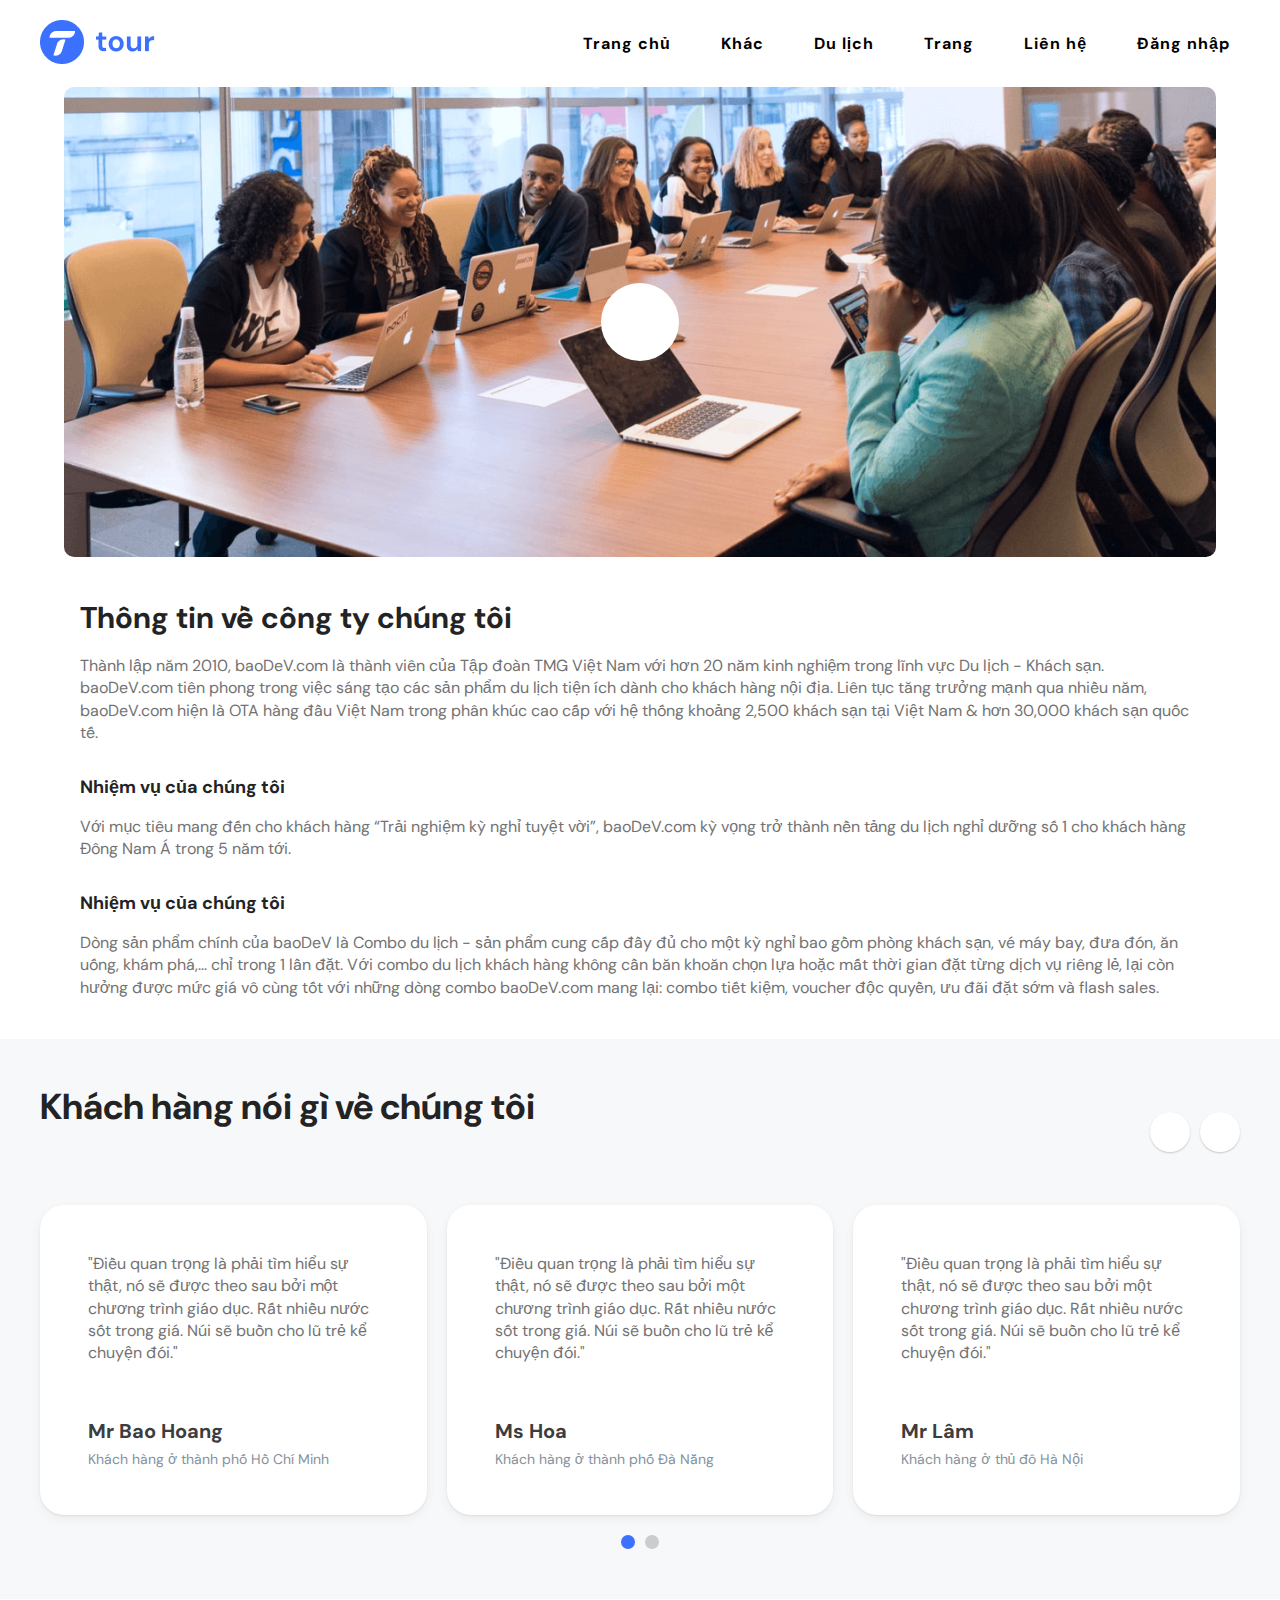
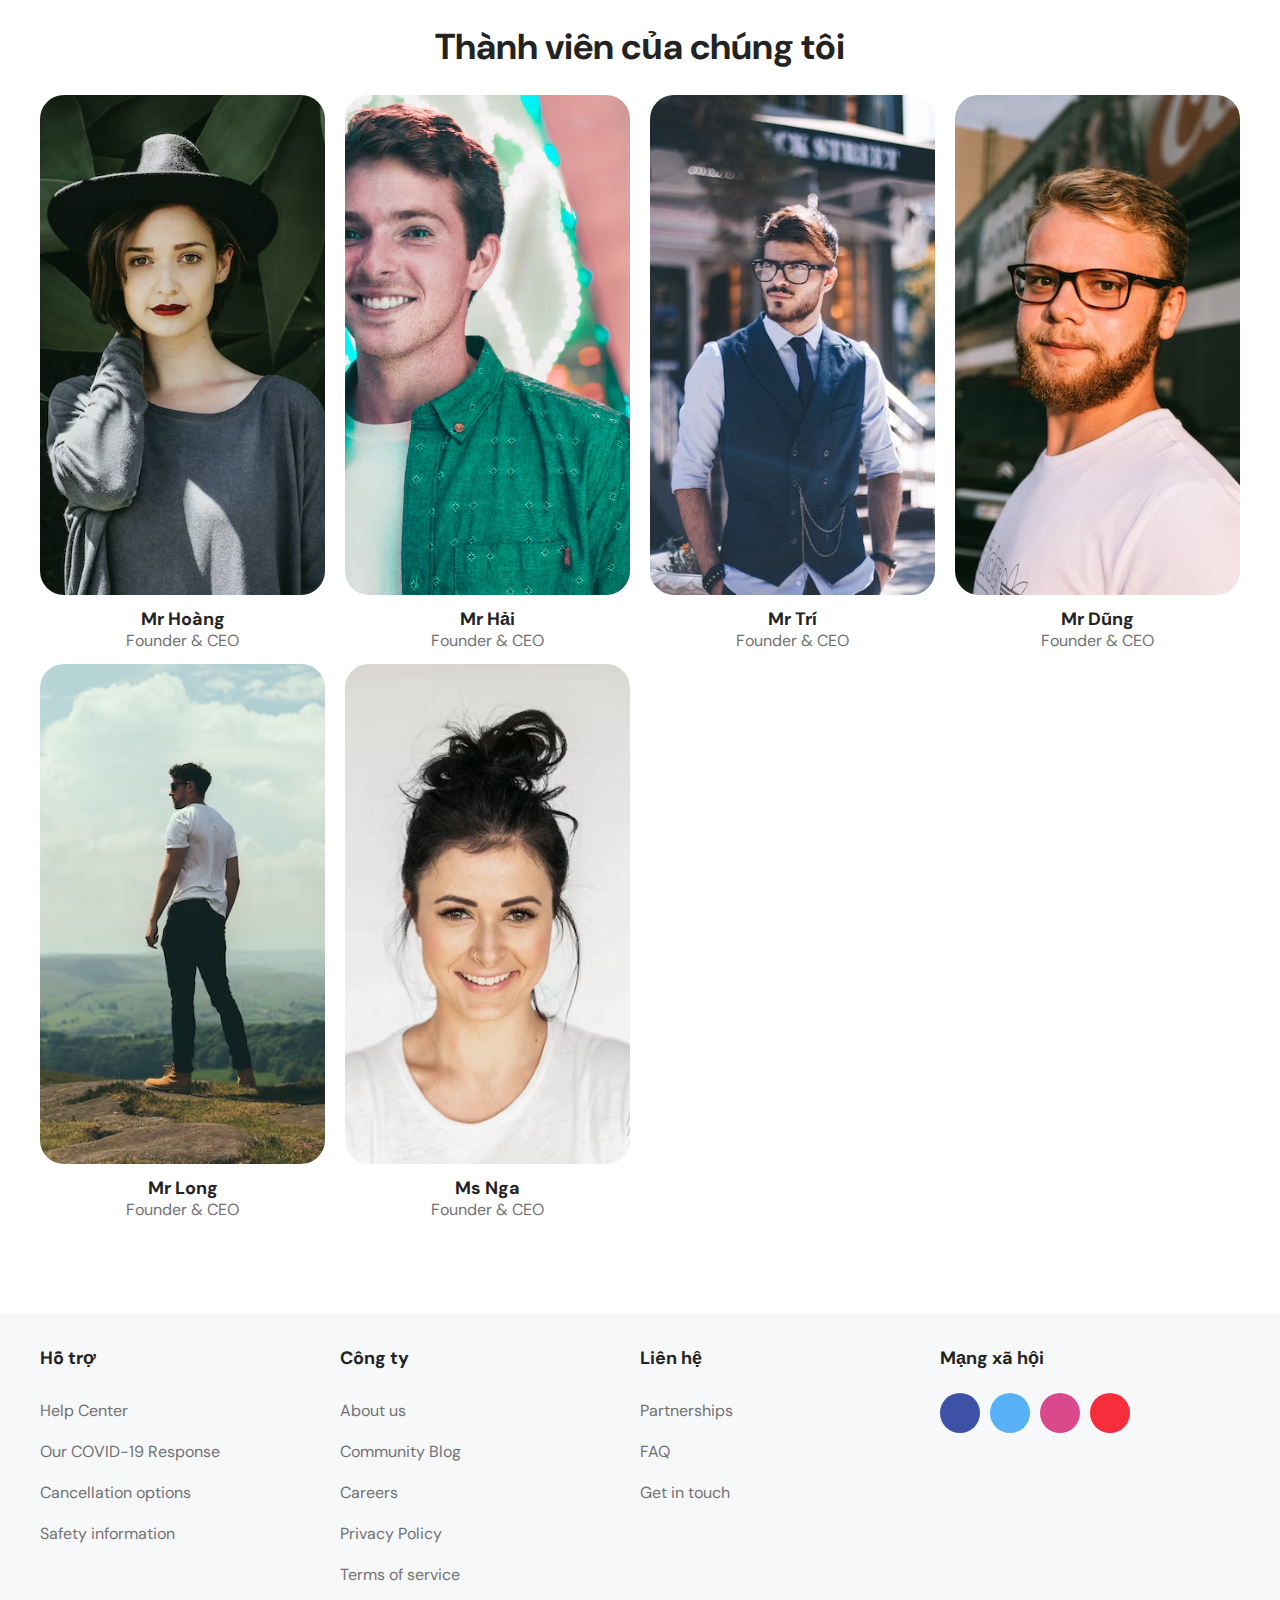
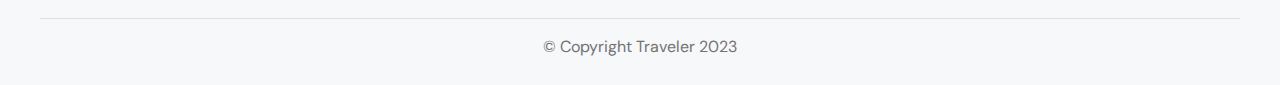
<file: about.html>
<!DOCTYPE html>
<html lang="en">
  <head>
    <meta charset="UTF-8" />
    <meta http-equiv="X-UA-Compatible" content="IE=edge" />
    <meta name="viewport" content="width=device-width, initial-scale=1.0" />
    <title>Travel Website</title>
    <link rel="preconnect" href="https://fonts.googleapis.com" />
    <link rel="preconnect" href="https://fonts.gstatic.com" crossorigin />
    <link
      href="https://fonts.googleapis.com/css2?family=DM+Sans:wght@400;500;700&display=swap"
      rel="stylesheet"
    />
    <link
      rel="stylesheet"
      href="https://cdnjs.cloudflare.com/ajax/libs/font-awesome/6.4.0/css/all.min.css"
      integrity="sha512-iecdLmaskl7CVkqkXNQ/ZH/XLlvWZOJyj7Yy7tcenmpD1ypASozpmT/E0iPtmFIB46ZmdtAc9eNBvH0H/ZpiBw=="
      crossorigin="anonymous"
      referrerpolicy="no-referrer"
    />
    <link rel="stylesheet" href="./assets/css/reset.css" />
    <link rel="stylesheet" href="./assets/css/styles.css" />
  </head>
  <body>
    <!-- Header -->
    <header class="header">
      <div class="main-content">
        <div class="navbar">
          <a href="./index.html" class="navbar__logo">
            <img
              src="./assets/images/logo.jpg"
              alt="Tour"
              class="navbar__img"
            />
          </a>
          <nav class="navbar-list">
            <li class="navbar-item">
              <a href="./index.html" class="navbar-item__link">Trang chủ</a>
            </li>
            <li class="navbar-item">
              <a href="./about.html" class="navbar-item__link">Khác</a>
            </li>
            <li class="navbar-item">
              <a href="./tour.html" class="navbar-item__link">Du lịch</a>
            </li>
            <li class="navbar-item">
              <a href="#" class="navbar-item__link" id="page">Trang</a>
              <ul class="subnav">
                <li class="subnav-item">
                  <a href="./blog.html" class="subnav-item__link">Bài viết</a>
                </li>
                <li class="subnav-item">
                  <a href="./destination.html" class="subnav-item__link"
                    >Điểm đến</a
                  >
                </li>
              </ul>
            </li>
            <ul class="subnav-mobile">
              <li class="subnav-item">
                <a href="./blog.html" class="subnav-item__link">Bài viết</a>
              </li>
              <li class="subnav-item">
                <a href="./destination.html" class="subnav-item__link"
                  >Điểm đến</a
                >
              </li>
            </ul>
            <li class="navbar-item">
              <a href="./contact.html" class="navbar-item__link">Liên hệ</a>
            </li>
            <li class="navbar-item">
              <a href="./login.html" class="navbar-item__link">Đăng nhập</a>
            </li>
          </nav>
          <div class="navbar-menu">
            <i class="fa-solid fa-bars navbar-menu__icon"></i>
          </div>
          <div class="overlay"></div>
        </div>
      </div>
    </header>
    <!-- Header -->
    <main>
      <section class="about">
        <div class="about-top">
          <div class="about-banner">
            <div class="about-play">
              <i class="fa fa-play"></i>
            </div>
          </div>
        </div>
        <div class="main-content">
          <div class="about-content">
            <!-- Group 1 -->
            <div class="about-group">
              <h2 class="about-group__heading">
                Thông tin về công ty chúng tôi
              </h2>
              <p class="about-group__desc">
                Thành lập năm 2010, baoDeV.com là thành viên của Tập đoàn TMG
                Việt Nam với hơn 20 năm kinh nghiệm trong lĩnh vực Du lịch -
                Khách sạn. baoDeV.com tiên phong trong việc sáng tạo các sản
                phẩm du lịch tiện ích dành cho khách hàng nội địa. Liên tục tăng
                trưởng mạnh qua nhiều năm, baoDeV.com hiện là OTA hàng đầu Việt
                Nam trong phân khúc cao cấp với hệ thống khoảng 2,500 khách sạn
                tại Việt Nam & hơn 30,000 khách sạn quốc tế.
              </p>
            </div>
            <div class="about-row">
              <!-- Group 2 -->
              <div class="about-group">
                <h2 class="about-group__heading about-group__heading--small">
                  Nhiệm vụ của chúng tôi
                </h2>
                <p class="about-group__desc">
                  Với mục tiêu mang đến cho khách hàng “Trải nghiệm kỳ nghỉ
                  tuyệt vời”, baoDeV.com kỳ vọng trở thành nền tảng du lịch nghỉ
                  dưỡng số 1 cho khách hàng Đông Nam Á trong 5 năm tới.
                </p>
              </div>
              <!-- Group 3 -->
              <div class="about-group">
                <h2 class="about-group__heading about-group__heading--small">
                  Nhiệm vụ của chúng tôi
                </h2>
                <p class="about-group__desc">
                  Dòng sản phẩm chính của baoDeV là Combo du lịch - sản phẩm
                  cung cấp đầy đủ cho một kỳ nghỉ bao gồm phòng khách sạn, vé
                  máy bay, đưa đón, ăn uống, khám phá,… chỉ trong 1 lần đặt. Với
                  combo du lịch khách hàng không cần băn khoăn chọn lựa hoặc mất
                  thời gian đặt từng dịch vụ riêng lẻ, lại còn hưởng được mức
                  giá vô cùng tốt với những dòng combo baoDeV.com mang lại:
                  combo tiết kiệm, voucher độc quyền, ưu đãi đặt sớm và flash
                  sales.
                </p>
              </div>
            </div>
          </div>
        </div>
      </section>
      <section class="clients">
        <div class="main-content">
          <div class="section-top">
            <h2 class="section-top__heading">Khách hàng nói gì về chúng tôi</h2>
            <div class="section-icons">
              <div class="section-icon">
                <i class="fa fa-arrow-left"></i>
              </div>
              <div class="section-icon">
                <i class="fa fa-arrow-right"></i>
              </div>
            </div>
          </div>
          <div class="clients-body">
            <section class="clients-list">
              <!-- Item 1 -->
              <article class="clients-item">
                <div class="clients-content">
                  <p class="clients-content__desc">
                    "Điều quan trọng là phải tìm hiểu sự thật, nó sẽ được theo
                    sau bởi một chương trình giáo dục. Rất nhiều nước sốt trong
                    giá. Núi sẽ buồn cho lũ trẻ kể chuyện đói."
                  </p>
                  <div class="clients-stars">
                    <i class="fa fa fa-star"></i>
                    <i class="fa fa fa-star"></i>
                    <i class="fa fa fa-star"></i>
                    <i class="fa fa fa-star"></i>
                    <i class="fa fa fa-star"></i>
                  </div>
                  <h3 class="clients-content__author">Mr Bao Hoang</h3>
                  <span class="clients-content__place"
                    >Khách hàng ở thành phố Hồ Chí Minh</span
                  >
                </div>
              </article>
              <!-- Item 2 -->
              <article class="clients-item">
                <div class="clients-content">
                  <p class="clients-content__desc">
                    "Điều quan trọng là phải tìm hiểu sự thật, nó sẽ được theo
                    sau bởi một chương trình giáo dục. Rất nhiều nước sốt trong
                    giá. Núi sẽ buồn cho lũ trẻ kể chuyện đói."
                  </p>
                  <div class="clients-stars">
                    <i class="fa fa fa-star"></i>
                    <i class="fa fa fa-star"></i>
                    <i class="fa fa fa-star"></i>
                    <i class="fa fa fa-star"></i>
                    <i class="fa fa fa-star"></i>
                  </div>
                  <h3 class="clients-content__author">Ms Hoa</h3>
                  <span class="clients-content__place"
                    >Khách hàng ở thành phố Đà Nẵng</span
                  >
                </div>
              </article>
              <!-- Item 1 -->
              <article class="clients-item">
                <div class="clients-content">
                  <p class="clients-content__desc">
                    "Điều quan trọng là phải tìm hiểu sự thật, nó sẽ được theo
                    sau bởi một chương trình giáo dục. Rất nhiều nước sốt trong
                    giá. Núi sẽ buồn cho lũ trẻ kể chuyện đói."
                  </p>
                  <div class="clients-stars">
                    <i class="fa fa fa-star"></i>
                    <i class="fa fa fa-star"></i>
                    <i class="fa fa fa-star"></i>
                    <i class="fa fa fa-star"></i>
                    <i class="fa fa fa-star"></i>
                  </div>
                  <h3 class="clients-content__author">Mr Lâm</h3>
                  <span class="clients-content__place"
                    >Khách hàng ở thủ đô Hà Nội</span
                  >
                </div>
              </article>
            </section>
            <ul class="clients-dots">
              <li class="clients-dot active"></li>
              <li class="clients-dot"></li>
            </ul>
          </div>
        </div>
      </section>
      <section class="members">
        <div class="main-content">
          <div class="section-top">
            <h2 class="section-top__heading">Thành viên của chúng tôi</h2>
          </div>
          <div class="members-list">
            <!-- Item 1 -->
            <div class="members-item">
              <figure class="members-thumb">
                <img
                  src="./assets/images/ceo-1.avif"
                  alt=""
                  class="members-thumb__img"
                />
              </figure>
              <div class="members-content">
                <h3 class="members-content__author">Mr Hoàng</h3>
                <p class="members-content__career">Founder & CEO</p>
              </div>
            </div>
            <!-- Item 2 -->
            <div class="members-item">
              <figure class="members-thumb">
                <img
                  src="./assets/images/ceo-2.avif"
                  alt=""
                  class="members-thumb__img"
                />
              </figure>
              <div class="members-content">
                <h3 class="members-content__author">Mr Hải</h3>
                <p class="members-content__career">Founder & CEO</p>
              </div>
            </div>
            <!-- Item 3 -->
            <div class="members-item">
              <figure class="members-thumb">
                <img
                  src="./assets/images/ceo-3.avif"
                  alt=""
                  class="members-thumb__img"
                />
              </figure>
              <div class="members-content">
                <h3 class="members-content__author">Mr Trí</h3>
                <p class="members-content__career">Founder & CEO</p>
              </div>
            </div>
            <!-- Item 4 -->
            <div class="members-item">
              <figure class="members-thumb">
                <img
                  src="./assets/images/ceo-4.avif"
                  alt=""
                  class="members-thumb__img"
                />
              </figure>
              <div class="members-content">
                <h3 class="members-content__author">Mr Dũng</h3>
                <p class="members-content__career">Founder & CEO</p>
              </div>
            </div>
            <!-- Item 5 -->
            <div class="members-item">
              <figure class="members-thumb">
                <img
                  src="./assets/images/ceo-5.avif"
                  alt=""
                  class="members-thumb__img"
                />
              </figure>
              <div class="members-content">
                <h3 class="members-content__author">Mr Long</h3>
                <p class="members-content__career">Founder & CEO</p>
              </div>
            </div>
            <!-- Item 6 -->
            <div class="members-item">
              <figure class="members-thumb">
                <img
                  src="./assets/images/ceo-6.avif"
                  alt=""
                  class="members-thumb__img"
                />
              </figure>
              <div class="members-content">
                <h3 class="members-content__author">Ms Nga</h3>
                <p class="members-content__career">Founder & CEO</p>
              </div>
            </div>
          </div>
        </div>
      </section>
    </main>
    <!-- Footer -->
    <footer class="footer">
      <div class="main-content">
        <div class="footer-row">
          <div class="footer-col">
            <h3 class="footer-col__heading">Hỗ trợ</h3>
            <ul class="foooter-list">
              <li class="footer-item">
                <a href="#" class="footer-link">Help Center</a>
              </li>
              <li class="footer-item">
                <a href="#" class="footer-link">Our COVID-19 Response</a>
              </li>
              <li class="footer-item">
                <a href="#" class="footer-link">Cancellation options</a>
              </li>
              <li class="footer-item">
                <a href="#" class="footer-link">Safety information</a>
              </li>
            </ul>
          </div>
          <div class="footer-col">
            <h3 class="footer-col__heading">Công ty</h3>
            <ul class="foooter-list">
              <li class="footer-item">
                <a href="#" class="footer-link">About us</a>
              </li>
              <li class="footer-item">
                <a href="#" class="footer-link">Community Blog</a>
              </li>
              <li class="footer-item">
                <a href="#" class="footer-link">Careers</a>
              </li>
              <li class="footer-item">
                <a href="#" class="footer-link">Privacy Policy</a>
              </li>
              <li class="footer-item">
                <a href="#" class="footer-link">Terms of service </a>
              </li>
            </ul>
          </div>
          <div class="footer-col">
            <h3 class="footer-col__heading">Liên hệ</h3>
            <ul class="foooter-list">
              <li class="footer-item">
                <a href="#" class="footer-link">Partnerships</a>
              </li>
              <li class="footer-item">
                <a href="#" class="footer-link">FAQ</a>
              </li>
              <li class="footer-item">
                <a href="#" class="footer-link">Get in touch</a>
              </li>
            </ul>
          </div>
          <div class="footer-col">
            <h3 class="footer-col__heading">Mạng xã hội</h3>
            <ul class="footer-social">
              <li class="footer-social__item">
                <a href="#" class="footer-social__link">
                  <i class="fa-brands fa-facebook"></i>
                </a>
              </li>
              <li class="footer-social__item">
                <a href="#" class="footer-social__link">
                  <i class="fa-brands fa-twitter"></i>
                </a>
              </li>
              <li class="footer-social__item">
                <a href="#" class="footer-social__link">
                  <i class="fa-brands fa-instagram"></i>
                </a>
              </li>
              <li class="footer-social__item">
                <a href="#" class="footer-social__link">
                  <i class="fa-brands fa-youtube"></i>
                </a>
              </li>
            </ul>
          </div>
        </div>
        <div class="copyright">© Copyright Traveler 2023</div>
      </div>
    </footer>
    <!-- Footer -->
    <script src="./assets/js/main.js"></script>
  </body>
</html>
</file>
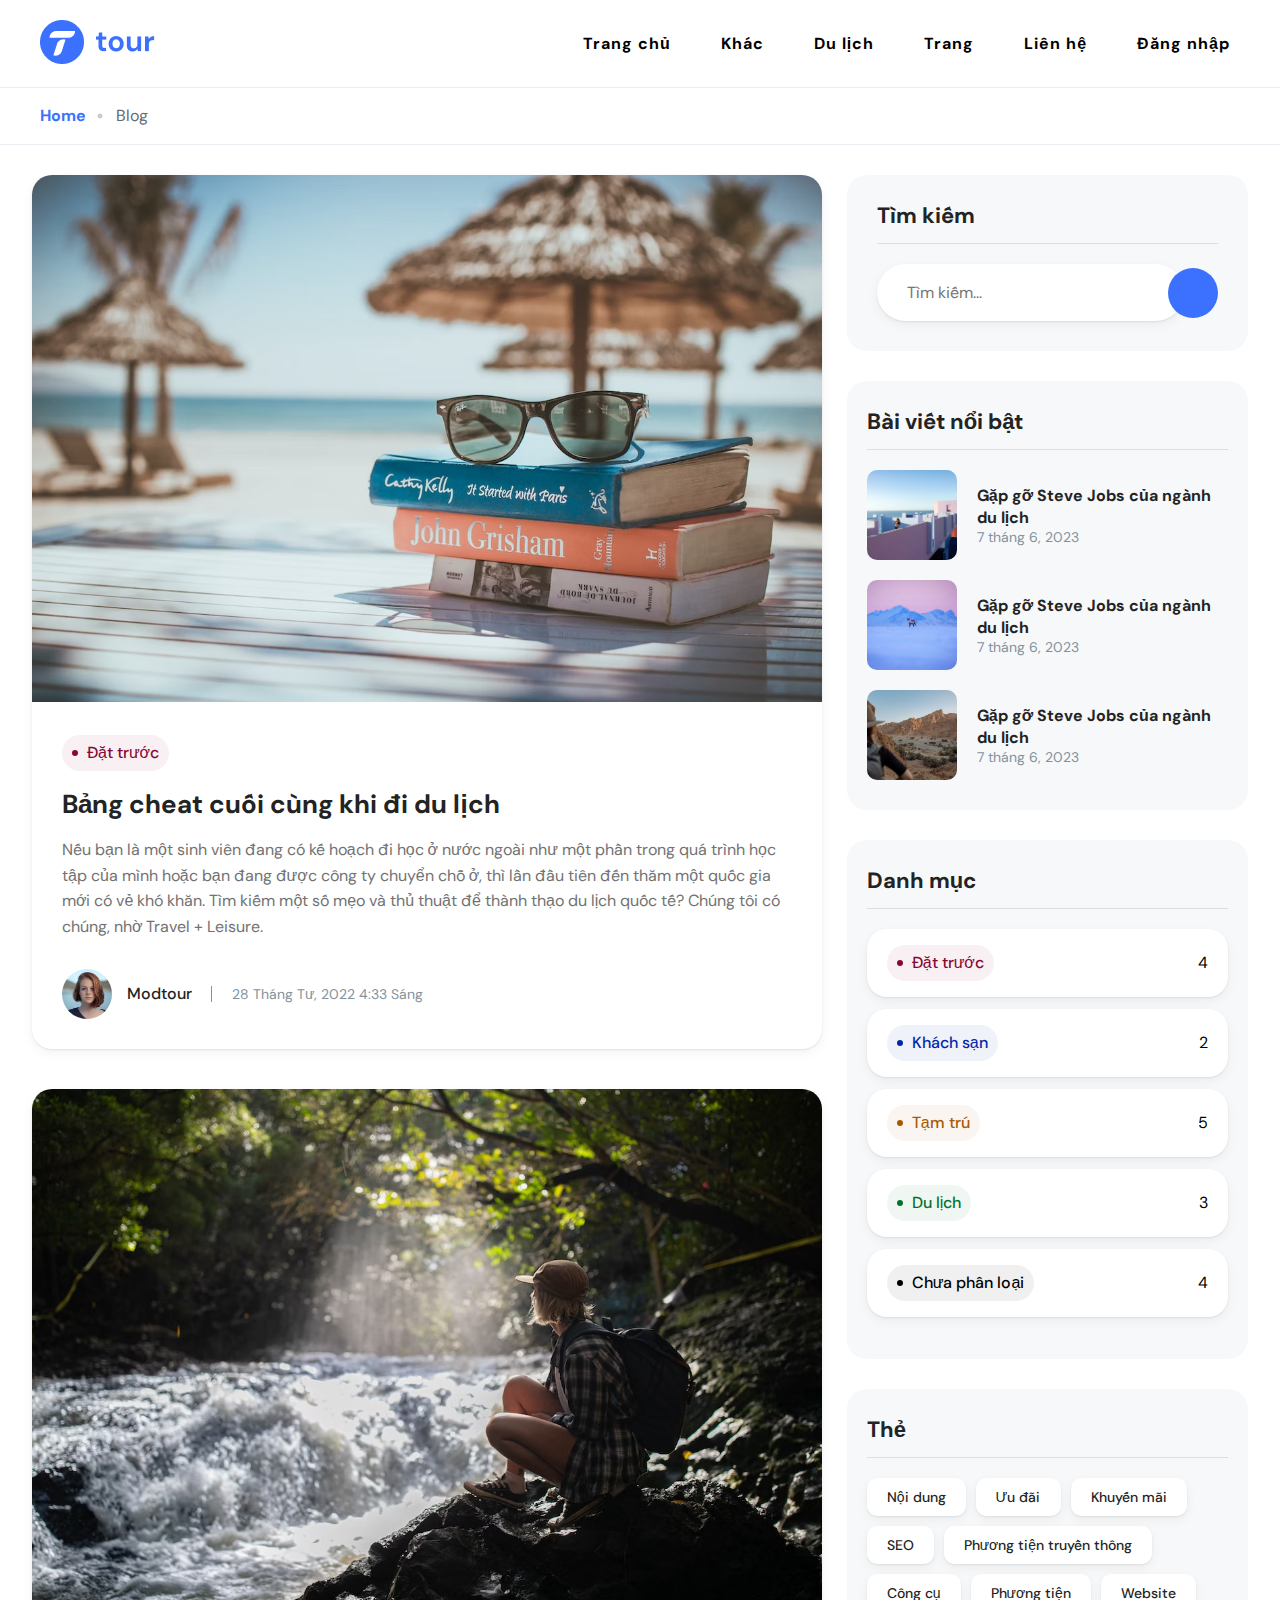
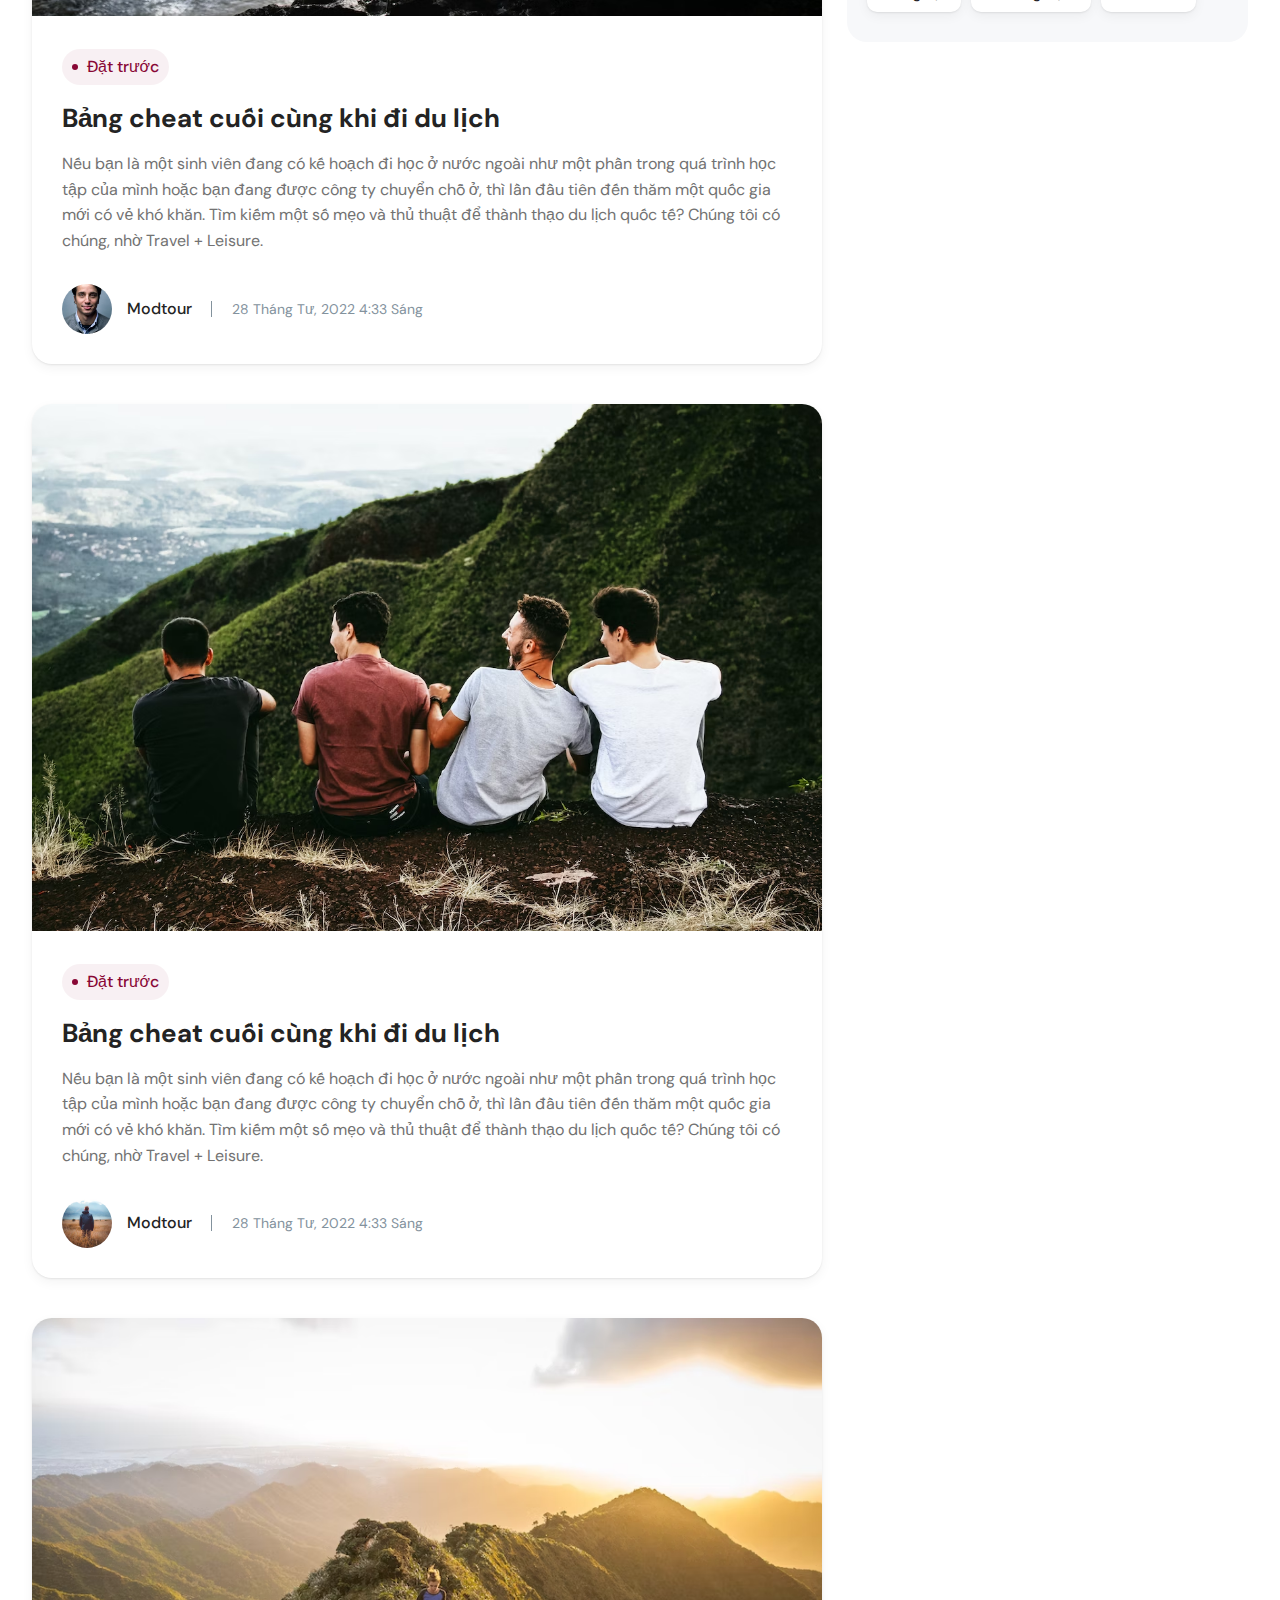
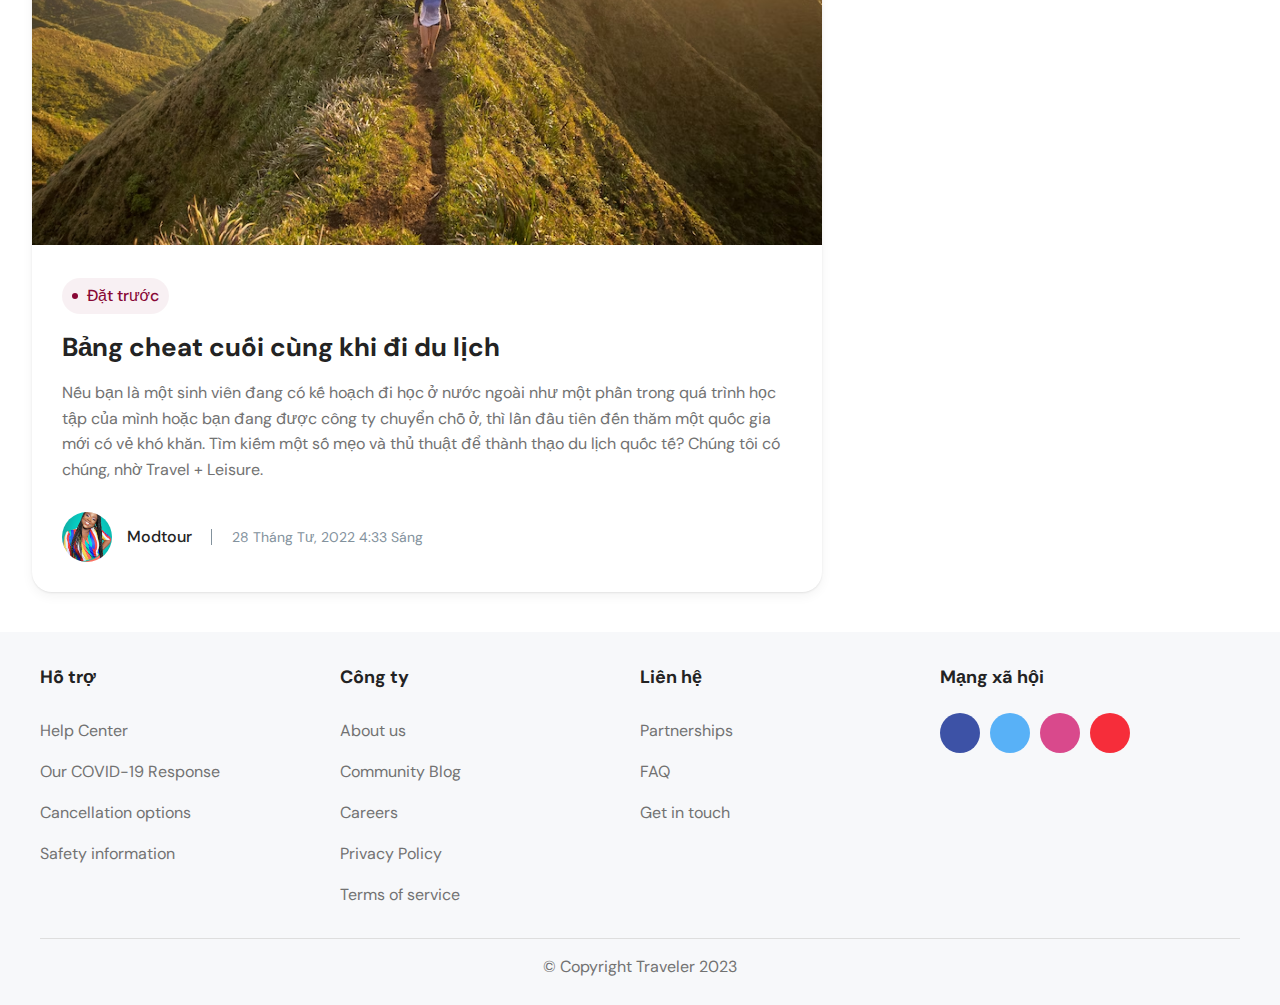
<file: blog.html>
<!DOCTYPE html>
<html lang="en">
  <head>
    <meta charset="UTF-8" />
    <meta http-equiv="X-UA-Compatible" content="IE=edge" />
    <meta name="viewport" content="width=device-width, initial-scale=1.0" />
    <title>Travel Website</title>
    <link rel="preconnect" href="https://fonts.googleapis.com" />
    <link rel="preconnect" href="https://fonts.gstatic.com" crossorigin />
    <link
      href="https://fonts.googleapis.com/css2?family=DM+Sans:wght@400;500;700&display=swap"
      rel="stylesheet"
    />
    <link
      rel="stylesheet"
      href="https://cdnjs.cloudflare.com/ajax/libs/font-awesome/6.4.0/css/all.min.css"
      integrity="sha512-iecdLmaskl7CVkqkXNQ/ZH/XLlvWZOJyj7Yy7tcenmpD1ypASozpmT/E0iPtmFIB46ZmdtAc9eNBvH0H/ZpiBw=="
      crossorigin="anonymous"
      referrerpolicy="no-referrer"
    />
    <link rel="stylesheet" href="./assets/css/reset.css" />
    <link rel="stylesheet" href="./assets/css/styles.css" />
  </head>
  <body>
    <!-- Header -->
    <header class="header">
      <div class="main-content">
        <div class="navbar">
          <a href="./index.html" class="navbar__logo">
            <img
              src="./assets/images/logo.jpg"
              alt="Tour"
              class="navbar__img"
            />
          </a>
          <nav class="navbar-list">
            <li class="navbar-item">
              <a href="./index.html" class="navbar-item__link">Trang chủ</a>
            </li>
            <li class="navbar-item">
              <a href="./about.html" class="navbar-item__link">Khác</a>
            </li>
            <li class="navbar-item">
              <a href="./tour.html" class="navbar-item__link">Du lịch</a>
            </li>
            <li class="navbar-item">
              <a href="#" class="navbar-item__link" id="page">Trang</a>
              <ul class="subnav">
                <li class="subnav-item">
                  <a href="./blog.html" class="subnav-item__link">Bài viết</a>
                </li>
                <li class="subnav-item">
                  <a href="./destination.html" class="subnav-item__link"
                    >Điểm đến</a
                  >
                </li>
              </ul>
            </li>
            <ul class="subnav-mobile">
              <li class="subnav-item">
                <a href="./blog.html" class="subnav-item__link">Bài viết</a>
              </li>
              <li class="subnav-item">
                <a href="./destination.html" class="subnav-item__link"
                  >Điểm đến</a
                >
              </li>
            </ul>
            <li class="navbar-item">
              <a href="./contact.html" class="navbar-item__link">Liên hệ</a>
            </li>
            <li class="navbar-item">
              <a href="./login.html" class="navbar-item__link">Đăng nhập</a>
            </li>
          </nav>
          <div class="navbar-menu">
            <i class="fa-solid fa-bars navbar-menu__icon"></i>
          </div>
          <div class="overlay"></div>
        </div>
      </div>
    </header>
    <!-- Header -->
    <main>
      <section class="path">
        <div class="main-content">
          <ul class="path-list">
            <li class="path-item">
              <a href="./index.html" class="path-item__link active">Home</a>
            </li>
            <li class="path-item">
              <a href="#" class="path-item__link">Blog</a>
            </li>
          </ul>
        </div>
      </section>
      <section class="blog">
        <div class="blog-main">
          <!-- Left blok -->
          <div class="blog-wrapper">
            <article class="blog-post">
              <figure class="blog-thumb">
                <img
                  src="./assets/images/blog-1.avif"
                  alt=""
                  class="blog-thumb-img"
                />
              </figure>
              <div class="blog-content">
                <div class="blog-tag">
                  <p class="blog-text">Đặt trước</p>
                </div>
                <a href="#">
                  <h2 class="blog-heading">
                    Bảng cheat cuối cùng khi đi du lịch
                  </h2>
                </a>
                <p class="blog-desc">
                  Nếu bạn là một sinh viên đang có kế hoạch đi học ở nước ngoài
                  như một phần trong quá trình học tập của mình hoặc bạn đang
                  được công ty chuyển chỗ ở, thì lần đầu tiên đến thăm một quốc
                  gia mới có vẻ khó khăn. Tìm kiếm một số mẹo và thủ thuật để
                  thành thạo du lịch quốc tế? Chúng tôi có chúng, nhờ Travel +
                  Leisure.
                </p>
                <div class="blog-author">
                  <figure class="blog-avatar">
                    <img
                      src="./assets/images/person-1.avif"
                      alt=""
                      class="blog-avatar-img"
                    />
                  </figure>
                  <div class="blog-info">
                    <h4 class="blog-name">Modtour</h4>
                    <span>28 Tháng Tư, 2022 4:33 Sáng</span>
                  </div>
                </div>
              </div>
            </article>
            <article class="blog-post">
              <figure class="blog-thumb">
                <img
                  src="./assets/images/blog-2.avif"
                  alt=""
                  class="blog-thumb-img"
                />
              </figure>
              <div class="blog-content">
                <div class="blog-tag">
                  <p class="blog-text">Đặt trước</p>
                </div>
                <a href="#">
                  <h2 class="blog-heading">
                    Bảng cheat cuối cùng khi đi du lịch
                  </h2>
                </a>
                <p class="blog-desc">
                  Nếu bạn là một sinh viên đang có kế hoạch đi học ở nước ngoài
                  như một phần trong quá trình học tập của mình hoặc bạn đang
                  được công ty chuyển chỗ ở, thì lần đầu tiên đến thăm một quốc
                  gia mới có vẻ khó khăn. Tìm kiếm một số mẹo và thủ thuật để
                  thành thạo du lịch quốc tế? Chúng tôi có chúng, nhờ Travel +
                  Leisure.
                </p>
                <div class="blog-author">
                  <figure class="blog-avatar">
                    <img
                      src="./assets/images/person-2.avif"
                      alt=""
                      class="blog-avatar-img"
                    />
                  </figure>
                  <div class="blog-info">
                    <h4 class="blog-name">Modtour</h4>
                    <span>28 Tháng Tư, 2022 4:33 Sáng</span>
                  </div>
                </div>
              </div>
            </article>
            <article class="blog-post">
              <figure class="blog-thumb">
                <img
                  src="./assets/images/blog-3.avif"
                  alt=""
                  class="blog-thumb-img"
                />
              </figure>
              <div class="blog-content">
                <div class="blog-tag">
                  <p class="blog-text">Đặt trước</p>
                </div>
                <a href="#">
                  <h2 class="blog-heading">
                    Bảng cheat cuối cùng khi đi du lịch
                  </h2>
                </a>
                <p class="blog-desc">
                  Nếu bạn là một sinh viên đang có kế hoạch đi học ở nước ngoài
                  như một phần trong quá trình học tập của mình hoặc bạn đang
                  được công ty chuyển chỗ ở, thì lần đầu tiên đến thăm một quốc
                  gia mới có vẻ khó khăn. Tìm kiếm một số mẹo và thủ thuật để
                  thành thạo du lịch quốc tế? Chúng tôi có chúng, nhờ Travel +
                  Leisure.
                </p>
                <div class="blog-author">
                  <figure class="blog-avatar">
                    <img
                      src="./assets/images/person-3.avif"
                      alt=""
                      class="blog-avatar-img"
                    />
                  </figure>
                  <div class="blog-info">
                    <h4 class="blog-name">Modtour</h4>
                    <span>28 Tháng Tư, 2022 4:33 Sáng</span>
                  </div>
                </div>
              </div>
            </article>
            <article class="blog-post">
              <figure class="blog-thumb">
                <img
                  src="./assets/images/blog-4.avif"
                  alt=""
                  class="blog-thumb-img"
                />
              </figure>
              <div class="blog-content">
                <div class="blog-tag">
                  <p class="blog-text">Đặt trước</p>
                </div>
                <a href="#">
                  <h2 class="blog-heading">
                    Bảng cheat cuối cùng khi đi du lịch
                  </h2>
                </a>
                <p class="blog-desc">
                  Nếu bạn là một sinh viên đang có kế hoạch đi học ở nước ngoài
                  như một phần trong quá trình học tập của mình hoặc bạn đang
                  được công ty chuyển chỗ ở, thì lần đầu tiên đến thăm một quốc
                  gia mới có vẻ khó khăn. Tìm kiếm một số mẹo và thủ thuật để
                  thành thạo du lịch quốc tế? Chúng tôi có chúng, nhờ Travel +
                  Leisure.
                </p>
                <div class="blog-author">
                  <figure class="blog-avatar">
                    <img
                      src="./assets/images/person-4.avif"
                      alt=""
                      class="blog-avatar-img"
                    />
                  </figure>
                  <div class="blog-info">
                    <h4 class="blog-name">Modtour</h4>
                    <span>28 Tháng Tư, 2022 4:33 Sáng</span>
                  </div>
                </div>
              </div>
            </article>
          </div>
          <!-- Right block -->
          <div class="blog-sidebar">
            <!-- Search -->
            <div class="blog-search">
              <h2 class="blog-title">Tìm kiếm</h2>
              <form class="blog-form">
                <div class="blog-group">
                  <input
                    type="text"
                    name="search"
                    id="blog-input"
                    class="blog-input"
                    placeholder="Tìm kiếm..."
                    autocomplete="off"
                  />
                  <label for="blog-input" class="blog-label">
                    <i class="fa fa-search"></i>
                  </label>
                </div>
              </form>
            </div>
            <!-- Popular posts -->
            <div class="blog-popular">
              <h2 class="blog-title">Bài viết nổi bật</h2>
              <section class="blog-posts">
                <article class="blog-posts-item">
                  <figure class="blog-img">
                    <img src="./assets/images/popular-post-1.avif" alt="" />
                  </figure>
                  <div class="blog-about">
                    <a href="#">
                      <h3 class="blog-about-title">
                        Gặp gỡ Steve Jobs của ngành du lịch
                      </h3>
                    </a>
                    <span class="blog-about-date">7 tháng 6, 2023</span>
                  </div>
                </article>
                <article class="blog-posts-item">
                  <figure class="blog-img">
                    <img src="./assets/images/popular-post-2.avif" alt="" />
                  </figure>
                  <div class="blog-about">
                    <a href="#">
                      <h3 class="blog-about-title">
                        Gặp gỡ Steve Jobs của ngành du lịch
                      </h3>
                    </a>
                    <span class="blog-about-date">7 tháng 6, 2023</span>
                  </div>
                </article>
                <article class="blog-posts-item">
                  <figure class="blog-img">
                    <img src="./assets/images/popular-post-3.avif" alt="" />
                  </figure>
                  <div class="blog-about">
                    <a href="#">
                      <h3 class="blog-about-title">
                        Gặp gỡ Steve Jobs của ngành du lịch
                      </h3>
                    </a>
                    <span class="blog-about-date">7 tháng 6, 2023</span>
                  </div>
                </article>
              </section>
            </div>
            <!-- Categories -->
            <div class="blog-category">
              <h2 class="blog-title">Danh mục</h2>
              <ul class="blog-list">
                <li class="blog-item">
                  <div class="blog-tag blog-tag--categories">
                    <p class="blog-text">Đặt trước</p>
                  </div>
                  <span class="blog-number">4</span>
                </li>
                <li class="blog-item">
                  <div
                    class="blog-tag blog-tag--categories blog-tag--categories-blue"
                  >
                    <p class="blog-text">Khách sạn</p>
                  </div>
                  <span class="blog-number">2</span>
                </li>
                <li class="blog-item">
                  <div
                    class="blog-tag blog-tag--categories blog-tag--categories-orange"
                  >
                    <p class="blog-text">Tạm trú</p>
                  </div>
                  <span class="blog-number">5</span>
                </li>
                <li class="blog-item">
                  <div
                    class="blog-tag blog-tag--categories blog-tag--categories-green"
                  >
                    <p class="blog-text">Du lịch</p>
                  </div>
                  <span class="blog-number">3</span>
                </li>
                <li class="blog-item">
                  <div
                    class="blog-tag blog-tag--categories blog-tag--categories-last"
                  >
                    <p class="blog-text">Chưa phân loại</p>
                  </div>
                  <span class="blog-number">4</span>
                </li>
              </ul>
            </div>
            <!-- Tags -->
            <div class="blog-tags">
              <h2 class="blog-title">Thẻ</h2>
              <ul class="blog-list-tag">
                <li class="blog-tag-item">Nội dung</li>
                <li class="blog-tag-item">Ưu đãi</li>
                <li class="blog-tag-item">Khuyến mãi</li>
                <li class="blog-tag-item">SEO</li>
                <li class="blog-tag-item">Phương tiện truyền thông</li>
                <li class="blog-tag-item">Công cụ</li>
                <li class="blog-tag-item">Phương tiện</li>
                <li class="blog-tag-item">Website</li>
              </ul>
            </div>
          </div>
        </div>
      </section>
    </main>
    <!-- Footer -->
    <footer class="footer">
      <div class="main-content">
        <div class="footer-row">
          <div class="footer-col">
            <h3 class="footer-col__heading">Hỗ trợ</h3>
            <ul class="foooter-list">
              <li class="footer-item">
                <a href="#" class="footer-link">Help Center</a>
              </li>
              <li class="footer-item">
                <a href="#" class="footer-link">Our COVID-19 Response</a>
              </li>
              <li class="footer-item">
                <a href="#" class="footer-link">Cancellation options</a>
              </li>
              <li class="footer-item">
                <a href="#" class="footer-link">Safety information</a>
              </li>
            </ul>
          </div>
          <div class="footer-col">
            <h3 class="footer-col__heading">Công ty</h3>
            <ul class="foooter-list">
              <li class="footer-item">
                <a href="#" class="footer-link">About us</a>
              </li>
              <li class="footer-item">
                <a href="#" class="footer-link">Community Blog</a>
              </li>
              <li class="footer-item">
                <a href="#" class="footer-link">Careers</a>
              </li>
              <li class="footer-item">
                <a href="#" class="footer-link">Privacy Policy</a>
              </li>
              <li class="footer-item">
                <a href="#" class="footer-link">Terms of service </a>
              </li>
            </ul>
          </div>
          <div class="footer-col">
            <h3 class="footer-col__heading">Liên hệ</h3>
            <ul class="foooter-list">
              <li class="footer-item">
                <a href="#" class="footer-link">Partnerships</a>
              </li>
              <li class="footer-item">
                <a href="#" class="footer-link">FAQ</a>
              </li>
              <li class="footer-item">
                <a href="#" class="footer-link">Get in touch</a>
              </li>
            </ul>
          </div>
          <div class="footer-col">
            <h3 class="footer-col__heading">Mạng xã hội</h3>
            <ul class="footer-social">
              <li class="footer-social__item">
                <a href="#" class="footer-social__link">
                  <i class="fa-brands fa-facebook"></i>
                </a>
              </li>
              <li class="footer-social__item">
                <a href="#" class="footer-social__link">
                  <i class="fa-brands fa-twitter"></i>
                </a>
              </li>
              <li class="footer-social__item">
                <a href="#" class="footer-social__link">
                  <i class="fa-brands fa-instagram"></i>
                </a>
              </li>
              <li class="footer-social__item">
                <a href="#" class="footer-social__link">
                  <i class="fa-brands fa-youtube"></i>
                </a>
              </li>
            </ul>
          </div>
        </div>
        <div class="copyright">© Copyright Traveler 2023</div>
      </div>
    </footer>
    <!-- Footer -->
    <script src="./assets/js/main.js"></script>
  </body>
</html>
</file>
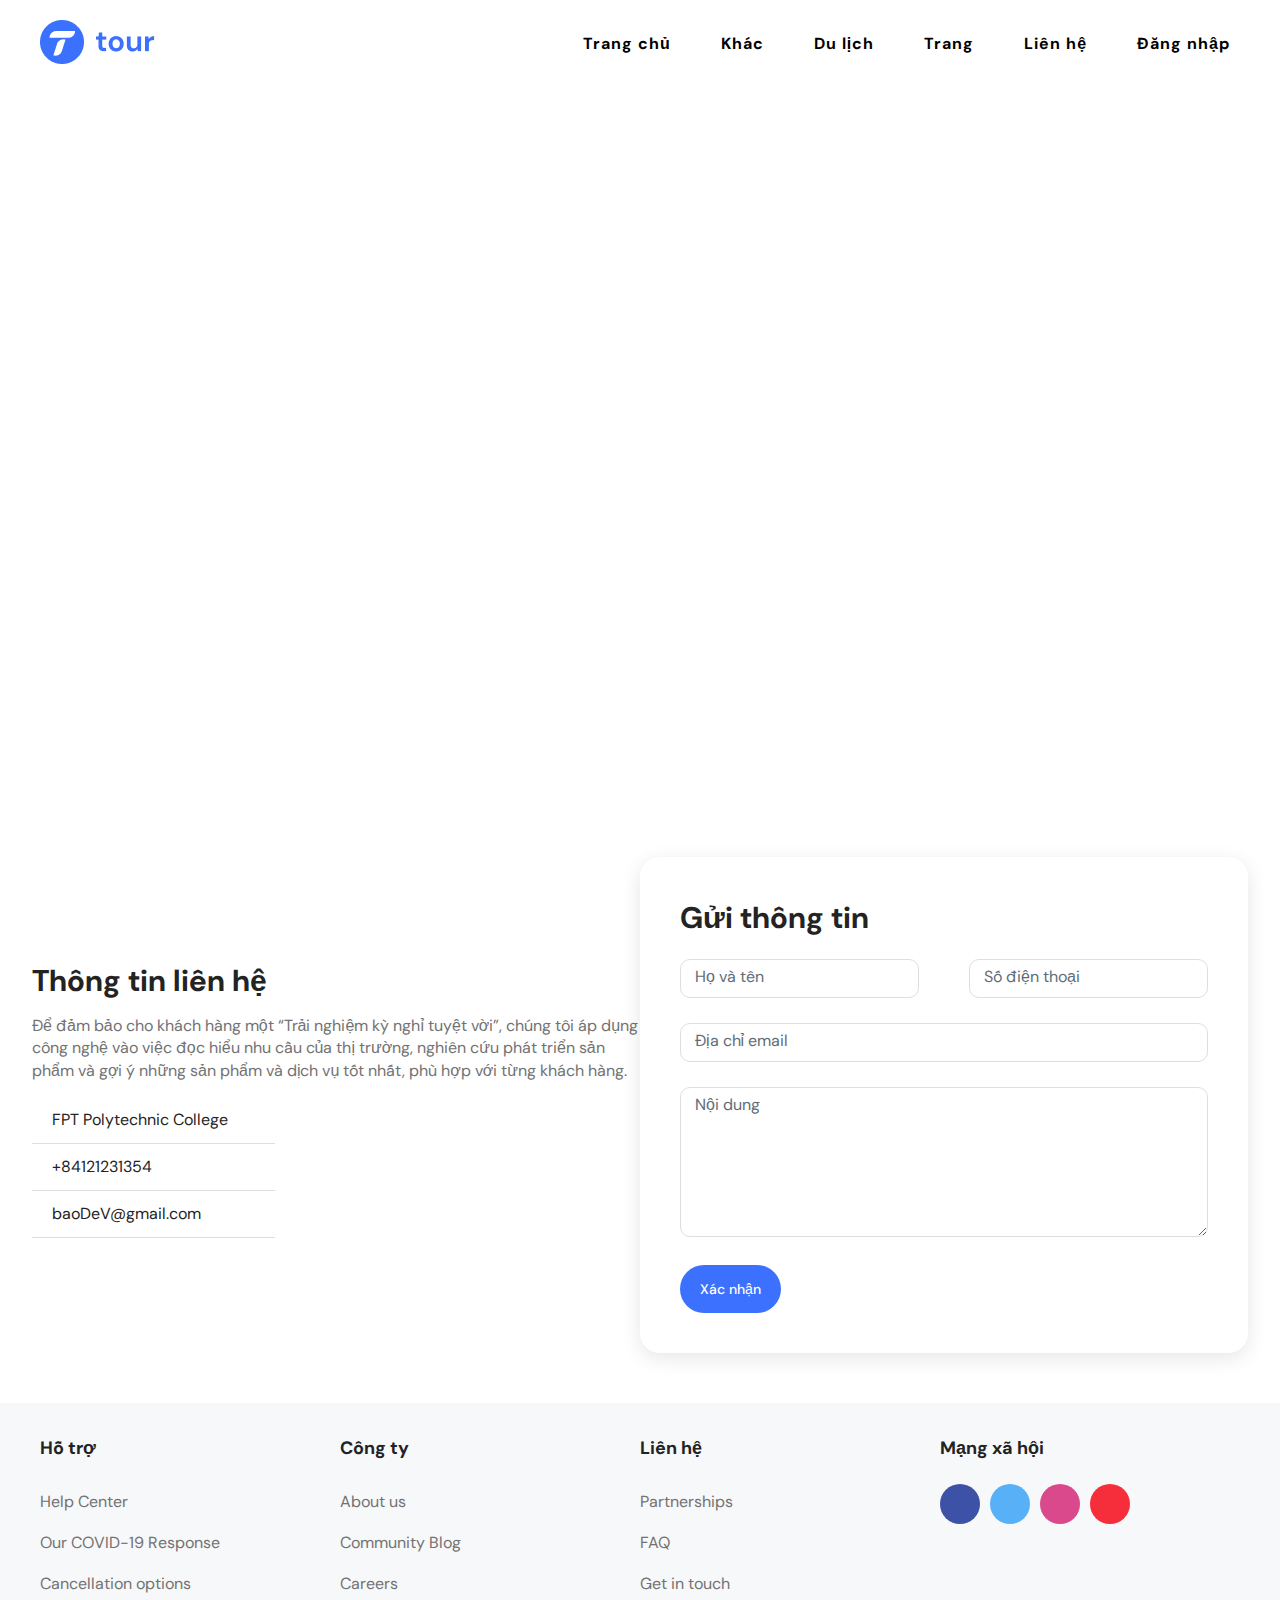
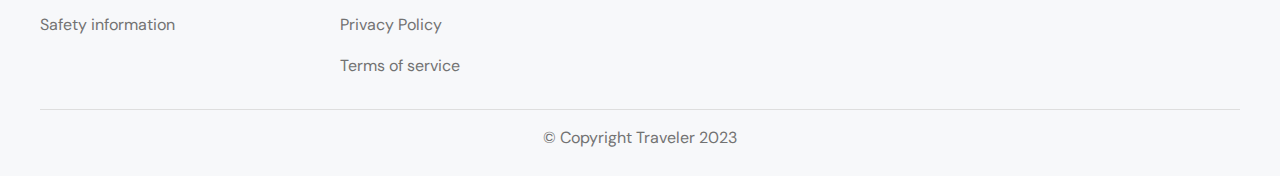
<file: contact.html>
<!DOCTYPE html>
<html lang="en">
  <head>
    <meta charset="UTF-8" />
    <meta http-equiv="X-UA-Compatible" content="IE=edge" />
    <meta name="viewport" content="width=device-width, initial-scale=1.0" />
    <title>Travel Website</title>
    <link rel="preconnect" href="https://fonts.googleapis.com" />
    <link rel="preconnect" href="https://fonts.gstatic.com" crossorigin />
    <link
      href="https://fonts.googleapis.com/css2?family=DM+Sans:wght@400;500;700&display=swap"
      rel="stylesheet"
    />
    <link
      rel="stylesheet"
      href="https://cdnjs.cloudflare.com/ajax/libs/font-awesome/6.4.0/css/all.min.css"
      integrity="sha512-iecdLmaskl7CVkqkXNQ/ZH/XLlvWZOJyj7Yy7tcenmpD1ypASozpmT/E0iPtmFIB46ZmdtAc9eNBvH0H/ZpiBw=="
      crossorigin="anonymous"
      referrerpolicy="no-referrer"
    />
    <link rel="stylesheet" href="./assets/css/reset.css" />
    <link rel="stylesheet" href="./assets/css/styles.css" />
  </head>
  <body>
    <!-- Header -->
    <header class="header">
      <div class="main-content">
        <div class="navbar">
          <a href="./index.html" class="navbar__logo">
            <img
              src="./assets/images/logo.jpg"
              alt="Tour"
              class="navbar__img"
            />
          </a>
          <nav class="navbar-list">
            <li class="navbar-item">
              <a href="./index.html" class="navbar-item__link">Trang chủ</a>
            </li>
            <li class="navbar-item">
              <a href="./about.html" class="navbar-item__link">Khác</a>
            </li>
            <li class="navbar-item">
              <a href="./tour.html" class="navbar-item__link">Du lịch</a>
            </li>
            <li class="navbar-item">
              <a href="#" class="navbar-item__link" id="page">Trang</a>
              <ul class="subnav">
                <li class="subnav-item">
                  <a href="./blog.html" class="subnav-item__link">Bài viết</a>
                </li>
                <li class="subnav-item">
                  <a href="./destination.html" class="subnav-item__link"
                    >Điểm đến</a
                  >
                </li>
              </ul>
            </li>
            <ul class="subnav-mobile">
              <li class="subnav-item">
                <a href="./blog.html" class="subnav-item__link">Bài viết</a>
              </li>
              <li class="subnav-item">
                <a href="./destination.html" class="subnav-item__link"
                  >Điểm đến</a
                >
              </li>
            </ul>
            <li class="navbar-item">
              <a href="./contact.html" class="navbar-item__link">Liên hệ</a>
            </li>
            <li class="navbar-item">
              <a href="./login.html" class="navbar-item__link">Đăng nhập</a>
            </li>
          </nav>
          <div class="navbar-menu">
            <i class="fa-solid fa-bars navbar-menu__icon"></i>
          </div>
          <div class="overlay"></div>
        </div>
      </div>
    </header>
    <!-- Header -->
    <main>
      <section class="map">
        <iframe
          src="https://www.google.com/maps/embed?pb=!1m18!1m12!1m3!1d3918.44366148992!2d106.62525347495864!3d10.853821089299728!2m3!1f0!2f0!3f0!3m2!1i1024!2i768!4f13.1!3m3!1m2!1s0x31752bee0b0ef9e5%3A0x5b4da59e47aa97a8!2zQ8O0bmcgVmnDqm4gUGjhuqduIE3hu4FtIFF1YW5nIFRydW5n!5e0!3m2!1svi!2s!4v1685860741864!5m2!1svi!2s"
          width="600"
          height="450"
          style="border: 0"
          allowfullscreen=""
          loading="lazy"
          referrerpolicy="no-referrer-when-downgrade"
        ></iframe>
      </section>
      <section class="form">
        <div class="form-body">
          <div class="form-info">
            <h2 class="form-info__heading">Thông tin liên hệ</h2>
            <p class="form-info__desc">
              Để đảm bảo cho khách hàng một “Trải nghiệm kỳ nghỉ tuyệt vời”,
              chúng tôi áp dụng công nghệ vào việc đọc hiểu nhu cầu của thị
              trường, nghiên cứu phát triển sản phẩm và gợi ý những sản phẩm và
              dịch vụ tốt nhất, phù hợp với từng khách hàng.
            </p>
            <ul class="form-contact">
              <!-- Link 1 -->
              <li class="form-contact__item">
                <a href="#" class="form-contact__link">
                  <i class="fa fa-location-dot"></i>
                  <span>FPT Polytechnic College</span>
                </a>
              </li>
              <!-- Link 2 -->
              <li class="form-contact__item">
                <a href="tel: +84121231354" class="form-contact__link">
                  <i class="fa-solid fa-phone"></i>
                  <span>+84121231354</span>
                </a>
              </li>
              <!-- Link 3 -->
              <li class="form-contact__item">
                <a href="mailto: baoDeV@gmail.com" class="form-contact__link">
                  <i class="fa-solid fa-envelope"></i>
                  <span>baoDeV@gmail.com</span>
                </a>
              </li>
            </ul>
          </div>
          <form class="form-action" autocomplete="off">
            <h2 class="form-action__heading">Gửi thông tin</h2>
            <div class="form-wrapper">
              <div class="form-group">
                <input
                  type="text"
                  name="name"
                  id="form-input"
                  required
                  class="form-input"
                />
                <label for="form-input" class="form-label">Họ và tên</label>
              </div>
              <div class="form-group">
                <input
                  type="text"
                  name="phone"
                  id="form-input"
                  class="form-input"
                />
                <label for="form-input" class="form-label">Số điện thoại</label>
              </div>
            </div>
            <div class="form-wrapper">
              <div class="form-group">
                <input
                  type="email"
                  name="email"
                  id="form-input"
                  class="form-input"
                />
                <label for="form-input" class="form-label">Địa chỉ email</label>
              </div>
            </div>
            <div class="form-wrapper">
              <div class="form-group">
                <textarea
                  name="textarea"
                  class="form-area"
                  id="form-area"
                  class="form-area"
                ></textarea>
                <label for="form-area" class="form-label">Nội dung</label>
              </div>
            </div>
            <button type="submit" class="form-submit">
              Xác nhận
              <i class="fa fa-arrow-right"></i>
            </button>
          </form>
        </div>
      </section>
    </main>
    <!-- Footer -->
    <footer class="footer">
      <div class="main-content">
        <div class="footer-row">
          <div class="footer-col">
            <h3 class="footer-col__heading">Hỗ trợ</h3>
            <ul class="foooter-list">
              <li class="footer-item">
                <a href="#" class="footer-link">Help Center</a>
              </li>
              <li class="footer-item">
                <a href="#" class="footer-link">Our COVID-19 Response</a>
              </li>
              <li class="footer-item">
                <a href="#" class="footer-link">Cancellation options</a>
              </li>
              <li class="footer-item">
                <a href="#" class="footer-link">Safety information</a>
              </li>
            </ul>
          </div>
          <div class="footer-col">
            <h3 class="footer-col__heading">Công ty</h3>
            <ul class="foooter-list">
              <li class="footer-item">
                <a href="#" class="footer-link">About us</a>
              </li>
              <li class="footer-item">
                <a href="#" class="footer-link">Community Blog</a>
              </li>
              <li class="footer-item">
                <a href="#" class="footer-link">Careers</a>
              </li>
              <li class="footer-item">
                <a href="#" class="footer-link">Privacy Policy</a>
              </li>
              <li class="footer-item">
                <a href="#" class="footer-link">Terms of service </a>
              </li>
            </ul>
          </div>
          <div class="footer-col">
            <h3 class="footer-col__heading">Liên hệ</h3>
            <ul class="foooter-list">
              <li class="footer-item">
                <a href="#" class="footer-link">Partnerships</a>
              </li>
              <li class="footer-item">
                <a href="#" class="footer-link">FAQ</a>
              </li>
              <li class="footer-item">
                <a href="#" class="footer-link">Get in touch</a>
              </li>
            </ul>
          </div>
          <div class="footer-col">
            <h3 class="footer-col__heading">Mạng xã hội</h3>
            <ul class="footer-social">
              <li class="footer-social__item">
                <a href="#" class="footer-social__link">
                  <i class="fa-brands fa-facebook"></i>
                </a>
              </li>
              <li class="footer-social__item">
                <a href="#" class="footer-social__link">
                  <i class="fa-brands fa-twitter"></i>
                </a>
              </li>
              <li class="footer-social__item">
                <a href="#" class="footer-social__link">
                  <i class="fa-brands fa-instagram"></i>
                </a>
              </li>
              <li class="footer-social__item">
                <a href="#" class="footer-social__link">
                  <i class="fa-brands fa-youtube"></i>
                </a>
              </li>
            </ul>
          </div>
        </div>
        <div class="copyright">© Copyright Traveler 2023</div>
      </div>
    </footer>
    <!-- Footer -->
    <script src="./assets/js/main.js"></script>
  </body>
</html>
</file>
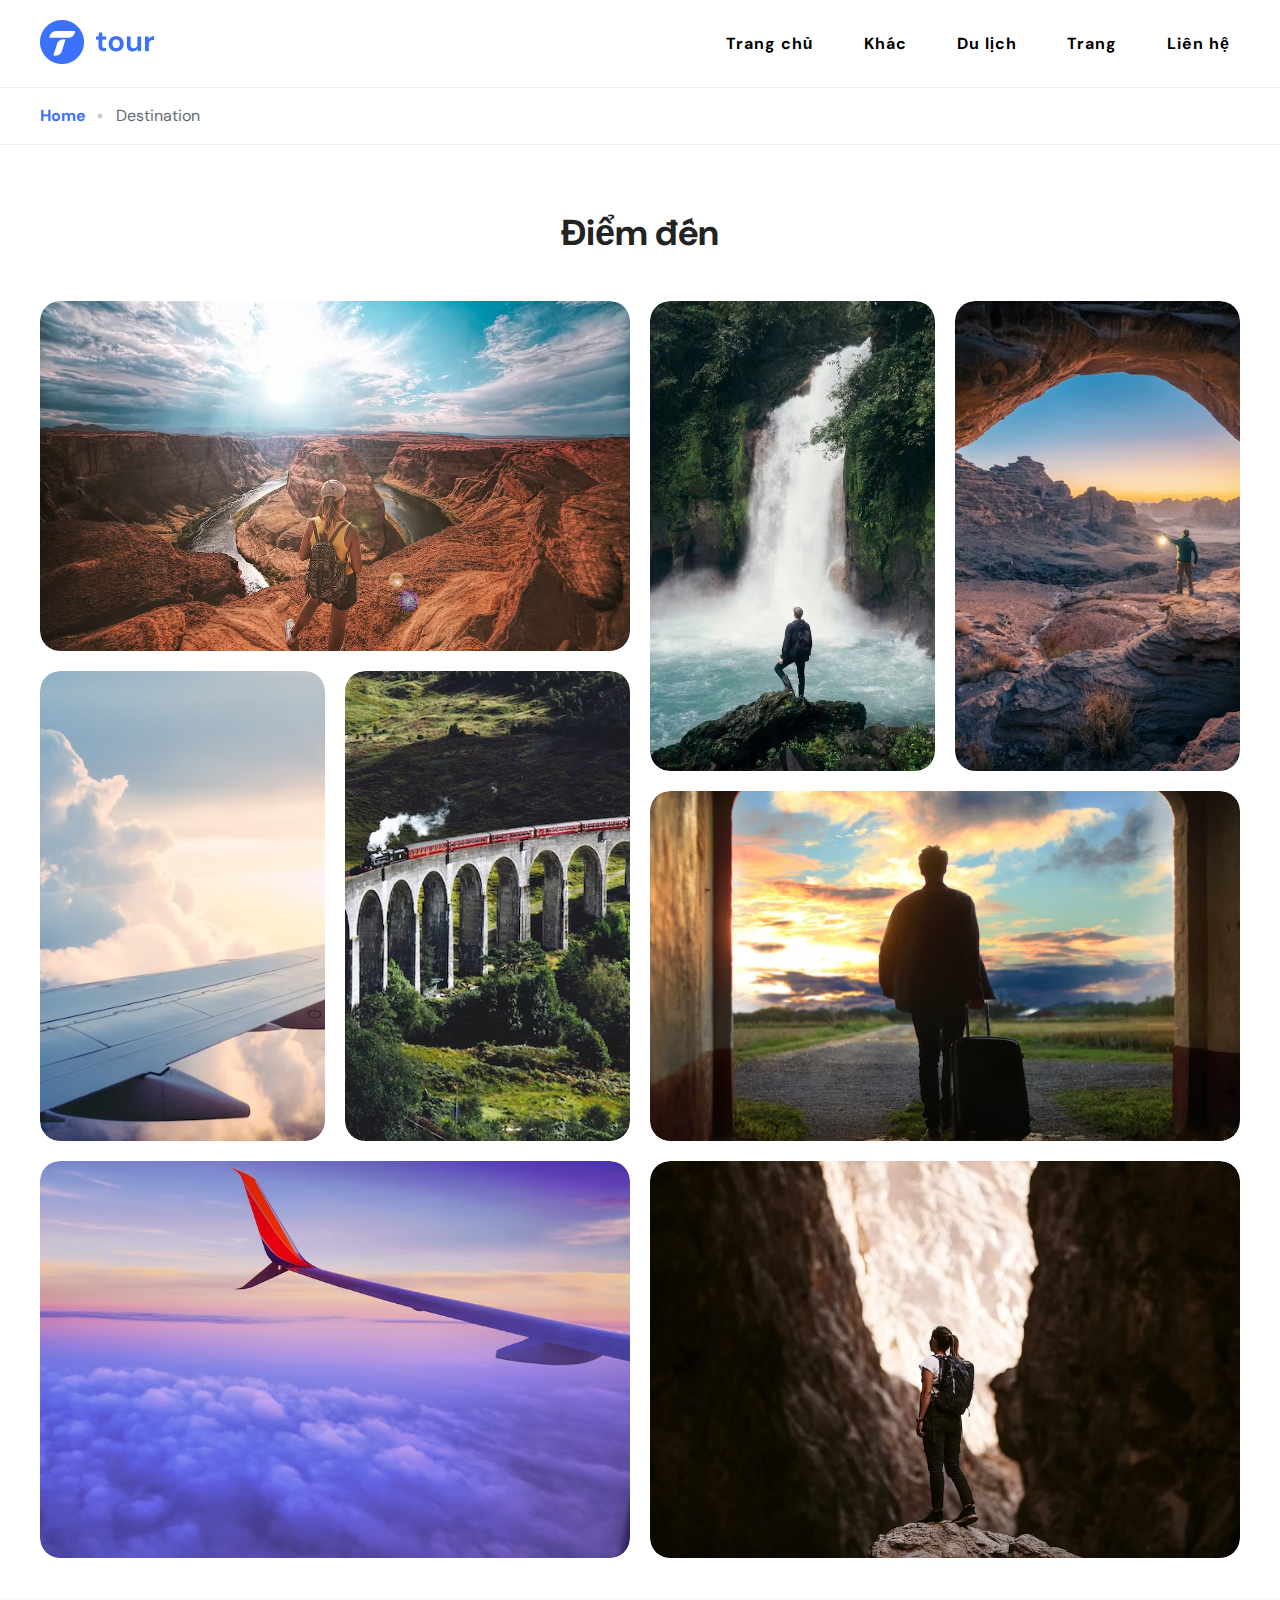
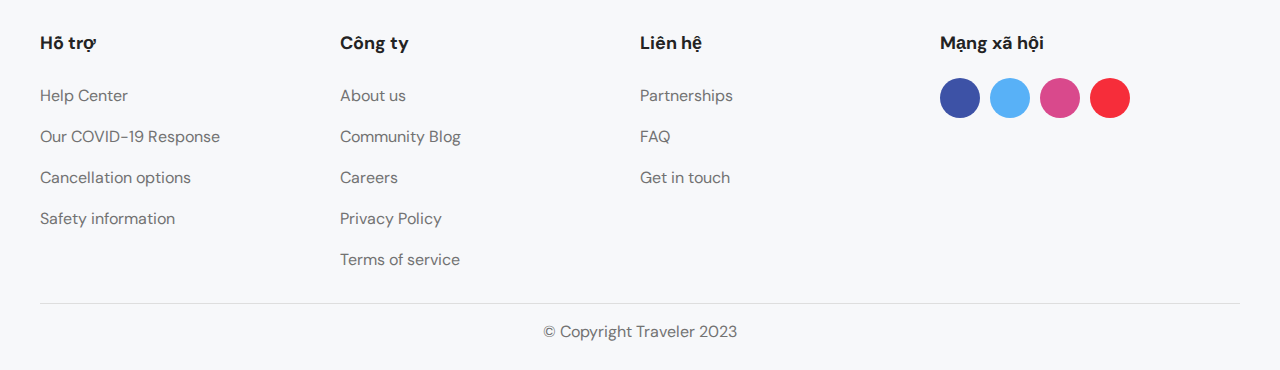
<file: destination.html>
<!DOCTYPE html>
<html lang="en">
  <head>
    <meta charset="UTF-8" />
    <meta http-equiv="X-UA-Compatible" content="IE=edge" />
    <meta name="viewport" content="width=device-width, initial-scale=1.0" />
    <title>Travel Website</title>
    <link rel="preconnect" href="https://fonts.googleapis.com" />
    <link rel="preconnect" href="https://fonts.gstatic.com" crossorigin />
    <link
      href="https://fonts.googleapis.com/css2?family=DM+Sans:wght@400;500;700&display=swap"
      rel="stylesheet"
    />
    <link
      rel="stylesheet"
      href="https://cdnjs.cloudflare.com/ajax/libs/font-awesome/6.4.0/css/all.min.css"
      integrity="sha512-iecdLmaskl7CVkqkXNQ/ZH/XLlvWZOJyj7Yy7tcenmpD1ypASozpmT/E0iPtmFIB46ZmdtAc9eNBvH0H/ZpiBw=="
      crossorigin="anonymous"
      referrerpolicy="no-referrer"
    />
    <link rel="stylesheet" href="./assets/css/reset.css" />
    <link rel="stylesheet" href="./assets/css/styles.css" />
  </head>
  <body>
    <!-- Header -->
    <header class="header">
      <div class="main-content">
        <div class="navbar">
          <a href="./index.html" class="navbar__logo">
            <img
              src="./assets/images/logo.jpg"
              alt="Tour"
              class="navbar__img"
            />
          </a>
          <nav class="navbar-list">
            <li class="navbar-item">
              <a href="./index.html" class="navbar-item__link">Trang chủ</a>
            </li>
            <li class="navbar-item">
              <a href="./about.html" class="navbar-item__link">Khác</a>
            </li>
            <li class="navbar-item">
              <a href="./tour.html" class="navbar-item__link">Du lịch</a>
            </li>
            <li class="navbar-item">
              <a href="#" class="navbar-item__link" id="page">Trang</a>
              <ul class="subnav">
                <li class="subnav-item">
                  <a href="./blog.html" class="subnav-item__link">Bài viết</a>
                </li>
                <li class="subnav-item">
                  <a href="./destination.html" class="subnav-item__link"
                    >Điểm đến</a
                  >
                </li>
              </ul>
            </li>
            <ul class="subnav-mobile">
              <li class="subnav-item">
                <a href="./blog.html" class="subnav-item__link">Bài viết</a>
              </li>
              <li class="subnav-item">
                <a href="./destination.html" class="subnav-item__link"
                  >Điểm đến</a
                >
              </li>
            </ul>
            <li class="navbar-item">
              <a href="./contact.html" class="navbar-item__link">Liên hệ</a>
            </li>
          </nav>
          <div class="navbar-menu">
            <i class="fa-solid fa-bars navbar-menu__icon"></i>
          </div>
          <div class="overlay"></div>
        </div>
      </div>
    </header>
    <!-- Header -->
    <main>
      <section class="path">
        <div class="main-content">
          <ul class="path-list">
            <li class="path-item">
              <a href="./index.html" class="path-item__link active">Home</a>
            </li>
            <li class="path-item">
              <a href="#" class="path-item__link">Destination</a>
            </li>
          </ul>
        </div>
      </section>
      <section class="gallery">
        <div class="main-content">
          <div class="section-top">
            <h2 class="section-top__heading">Điểm đến</h2>
          </div>
          <div class="gallery-body">
            <div class="gallery-list">
              <figure class="gallery-image">
                <img src="./assets/images/travel-1.avif" alt="" />
              </figure>
              <figure class="gallery-image">
                <img src="./assets/images/travel-2.avif" alt="" />
              </figure>
              <figure class="gallery-image">
                <img src="./assets/images/travel-3.avif" alt="" />
              </figure>
              <figure class="gallery-image">
                <img src="./assets/images/travel-4.avif" alt="" />
              </figure>
              <figure class="gallery-image">
                <img src="./assets/images/travel-5.avif" alt="" />
              </figure>
              <figure class="gallery-image">
                <img src="./assets/images/travel-6.avif" alt="" />
              </figure>
              <figure class="gallery-image">
                <img src="./assets/images/travel-7.avif" alt="" />
              </figure>
              <figure class="gallery-image">
                <img src="./assets/images/travel-8.avif" alt="" />
              </figure>
            </div>
          </div>
        </div>
      </section>
    </main>
    <!-- Footer -->
    <footer class="footer">
      <div class="main-content">
        <div class="footer-row">
          <div class="footer-col">
            <h3 class="footer-col__heading">Hỗ trợ</h3>
            <ul class="foooter-list">
              <li class="footer-item">
                <a href="#" class="footer-link">Help Center</a>
              </li>
              <li class="footer-item">
                <a href="#" class="footer-link">Our COVID-19 Response</a>
              </li>
              <li class="footer-item">
                <a href="#" class="footer-link">Cancellation options</a>
              </li>
              <li class="footer-item">
                <a href="#" class="footer-link">Safety information</a>
              </li>
            </ul>
          </div>
          <div class="footer-col">
            <h3 class="footer-col__heading">Công ty</h3>
            <ul class="foooter-list">
              <li class="footer-item">
                <a href="#" class="footer-link">About us</a>
              </li>
              <li class="footer-item">
                <a href="#" class="footer-link">Community Blog</a>
              </li>
              <li class="footer-item">
                <a href="#" class="footer-link">Careers</a>
              </li>
              <li class="footer-item">
                <a href="#" class="footer-link">Privacy Policy</a>
              </li>
              <li class="footer-item">
                <a href="#" class="footer-link">Terms of service </a>
              </li>
            </ul>
          </div>
          <div class="footer-col">
            <h3 class="footer-col__heading">Liên hệ</h3>
            <ul class="foooter-list">
              <li class="footer-item">
                <a href="#" class="footer-link">Partnerships</a>
              </li>
              <li class="footer-item">
                <a href="#" class="footer-link">FAQ</a>
              </li>
              <li class="footer-item">
                <a href="#" class="footer-link">Get in touch</a>
              </li>
            </ul>
          </div>
          <div class="footer-col">
            <h3 class="footer-col__heading">Mạng xã hội</h3>
            <ul class="footer-social">
              <li class="footer-social__item">
                <a href="#" class="footer-social__link">
                  <i class="fa-brands fa-facebook"></i>
                </a>
              </li>
              <li class="footer-social__item">
                <a href="#" class="footer-social__link">
                  <i class="fa-brands fa-twitter"></i>
                </a>
              </li>
              <li class="footer-social__item">
                <a href="#" class="footer-social__link">
                  <i class="fa-brands fa-instagram"></i>
                </a>
              </li>
              <li class="footer-social__item">
                <a href="#" class="footer-social__link">
                  <i class="fa-brands fa-youtube"></i>
                </a>
              </li>
            </ul>
          </div>
        </div>
        <div class="copyright">© Copyright Traveler 2023</div>
      </div>
    </footer>
    <!-- Footer -->
    <script src="./assets/js/main.js"></script>
  </body>
</html>
</file>
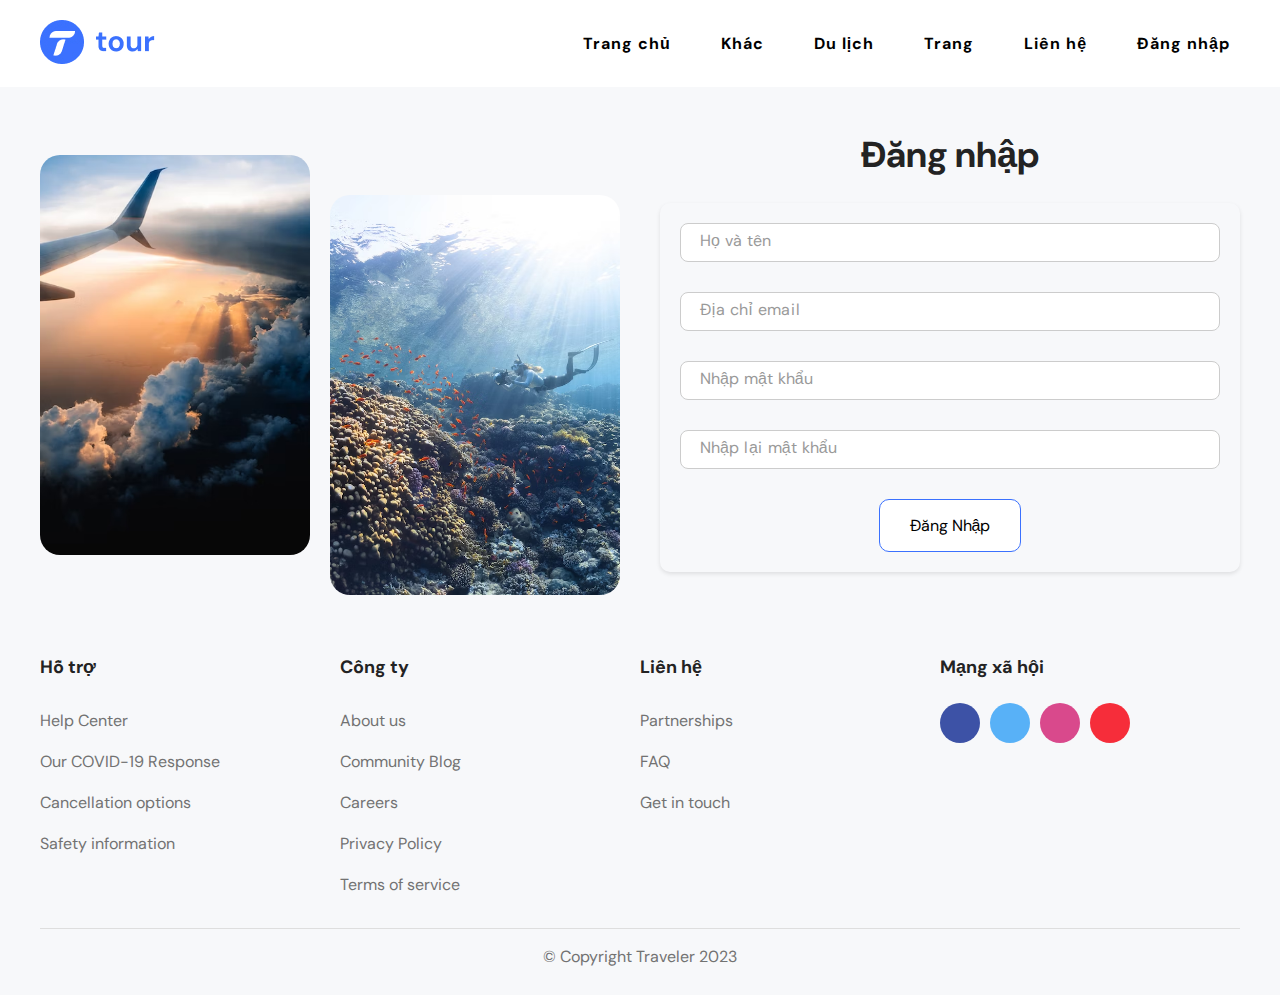
<file: login.html>
<!DOCTYPE html>
<html lang="en">
  <head>
    <meta charset="UTF-8" />
    <meta http-equiv="X-UA-Compatible" content="IE=edge" />
    <meta name="viewport" content="width=device-width, initial-scale=1.0" />
    <title>Travel Website</title>
    <link rel="preconnect" href="https://fonts.googleapis.com" />
    <link rel="preconnect" href="https://fonts.gstatic.com" crossorigin />
    <link
      href="https://fonts.googleapis.com/css2?family=DM+Sans:wght@400;500;700&display=swap"
      rel="stylesheet"
    />
    <link
      rel="stylesheet"
      href="https://cdnjs.cloudflare.com/ajax/libs/font-awesome/6.4.0/css/all.min.css"
      integrity="sha512-iecdLmaskl7CVkqkXNQ/ZH/XLlvWZOJyj7Yy7tcenmpD1ypASozpmT/E0iPtmFIB46ZmdtAc9eNBvH0H/ZpiBw=="
      crossorigin="anonymous"
      referrerpolicy="no-referrer"
    />
    <link rel="stylesheet" href="./assets/css/reset.css" />
    <link rel="stylesheet" href="./assets/css/styles.css" />
  </head>
  <body>
    <!-- Header -->
    <header class="header">
      <div class="main-content">
        <div class="navbar">
          <a href="./index.html" class="navbar__logo">
            <img
              src="./assets/images/logo.jpg"
              alt="Tour"
              class="navbar__img"
            />
          </a>
          <nav class="navbar-list">
            <li class="navbar-item">
              <a href="./index.html" class="navbar-item__link">Trang chủ</a>
            </li>
            <li class="navbar-item">
              <a href="./about.html" class="navbar-item__link">Khác</a>
            </li>
            <li class="navbar-item">
              <a href="./tour.html" class="navbar-item__link">Du lịch</a>
            </li>
            <li class="navbar-item">
              <a href="#" class="navbar-item__link" id="page">Trang</a>
              <ul class="subnav">
                <li class="subnav-item">
                  <a href="./blog.html" class="subnav-item__link">Bài viết</a>
                </li>
                <li class="subnav-item">
                  <a href="./destination.html" class="subnav-item__link"
                    >Điểm đến</a
                  >
                </li>
              </ul>
            </li>
            <ul class="subnav-mobile">
              <li class="subnav-item">
                <a href="./blog.html" class="subnav-item__link">Bài viết</a>
              </li>
              <li class="subnav-item">
                <a href="./destination.html" class="subnav-item__link"
                  >Điểm đến</a
                >
              </li>
            </ul>
            <li class="navbar-item">
              <a href="./contact.html" class="navbar-item__link">Liên hệ</a>
            </li>
            <li class="navbar-item">
              <a href="./login.html" class="navbar-item__link">Đăng nhập</a>
            </li>
          </nav>
          <div class="navbar-menu">
            <i class="fa-solid fa-bars navbar-menu__icon"></i>
          </div>
          <div class="overlay"></div>
        </div>
      </div>
    </header>
    <!-- Header -->
    <main>
      <section class="login">
        <div class="main-content">
          <div class="login-body">
            <figure class="login-thumb">
              <img
                src="./assets/images/login-thumb.avif"
                alt=""
                class="login-thumb__img"
              />
              <img
                src="./assets/images/login-thumb-2.avif"
                alt=""
                class="login-thumb__img login-thumb__img--last"
              />
            </figure>
            <div class="login-block">
              <h2 class="login-block__heading">Đăng nhập</h2>
              <form autocomplete="off" class="login-form">
                <div class="login-group">
                  <input
                    type="text"
                    name="name"
                    id="login-input"
                    class="login-input"
                    placeholder=" "
                  />
                  <label for="login-input" class="login-label">Họ và tên</label>
                </div>
                <div class="login-group">
                  <input
                    type="email"
                    name="email"
                    id="login-input"
                    class="login-input"
                    required
                    placeholder=" "
                  />
                  <label for="login-input" class="login-label"
                    >Địa chỉ email</label
                  >
                </div>
                <div class="login-group">
                  <input
                    type="password"
                    name="password"
                    id="login-input"
                    class="login-input"
                    required
                    placeholder=" "
                  />
                  <label for="login-input" class="login-label"
                    >Nhập mật khẩu</label
                  >
                </div>
                <div class="login-group">
                  <input
                    type="password"
                    name="password"
                    id="login-input"
                    class="login-input"
                    required
                    placeholder=" "
                  />
                  <label for="login-input" class="login-label"
                    >Nhập lại mật khẩu</label
                  >
                </div>
                <button type="submit" class="login-submit">Đăng Nhập</button>
              </form>
            </div>
          </div>
        </div>
      </section>
    </main>
    <!-- Footer -->
    <footer class="footer">
      <div class="main-content">
        <div class="footer-row">
          <div class="footer-col">
            <h3 class="footer-col__heading">Hỗ trợ</h3>
            <ul class="foooter-list">
              <li class="footer-item">
                <a href="#" class="footer-link">Help Center</a>
              </li>
              <li class="footer-item">
                <a href="#" class="footer-link">Our COVID-19 Response</a>
              </li>
              <li class="footer-item">
                <a href="#" class="footer-link">Cancellation options</a>
              </li>
              <li class="footer-item">
                <a href="#" class="footer-link">Safety information</a>
              </li>
            </ul>
          </div>
          <div class="footer-col">
            <h3 class="footer-col__heading">Công ty</h3>
            <ul class="foooter-list">
              <li class="footer-item">
                <a href="#" class="footer-link">About us</a>
              </li>
              <li class="footer-item">
                <a href="#" class="footer-link">Community Blog</a>
              </li>
              <li class="footer-item">
                <a href="#" class="footer-link">Careers</a>
              </li>
              <li class="footer-item">
                <a href="#" class="footer-link">Privacy Policy</a>
              </li>
              <li class="footer-item">
                <a href="#" class="footer-link">Terms of service </a>
              </li>
            </ul>
          </div>
          <div class="footer-col">
            <h3 class="footer-col__heading">Liên hệ</h3>
            <ul class="foooter-list">
              <li class="footer-item">
                <a href="#" class="footer-link">Partnerships</a>
              </li>
              <li class="footer-item">
                <a href="#" class="footer-link">FAQ</a>
              </li>
              <li class="footer-item">
                <a href="#" class="footer-link">Get in touch</a>
              </li>
            </ul>
          </div>
          <div class="footer-col">
            <h3 class="footer-col__heading">Mạng xã hội</h3>
            <ul class="footer-social">
              <li class="footer-social__item">
                <a href="#" class="footer-social__link">
                  <i class="fa-brands fa-facebook"></i>
                </a>
              </li>
              <li class="footer-social__item">
                <a href="#" class="footer-social__link">
                  <i class="fa-brands fa-twitter"></i>
                </a>
              </li>
              <li class="footer-social__item">
                <a href="#" class="footer-social__link">
                  <i class="fa-brands fa-instagram"></i>
                </a>
              </li>
              <li class="footer-social__item">
                <a href="#" class="footer-social__link">
                  <i class="fa-brands fa-youtube"></i>
                </a>
              </li>
            </ul>
          </div>
        </div>
        <div class="copyright">© Copyright Traveler 2023</div>
      </div>
    </footer>
    <!-- Footer -->
    <script src="./assets/js/main.js"></script>
  </body>
</html>
</file>
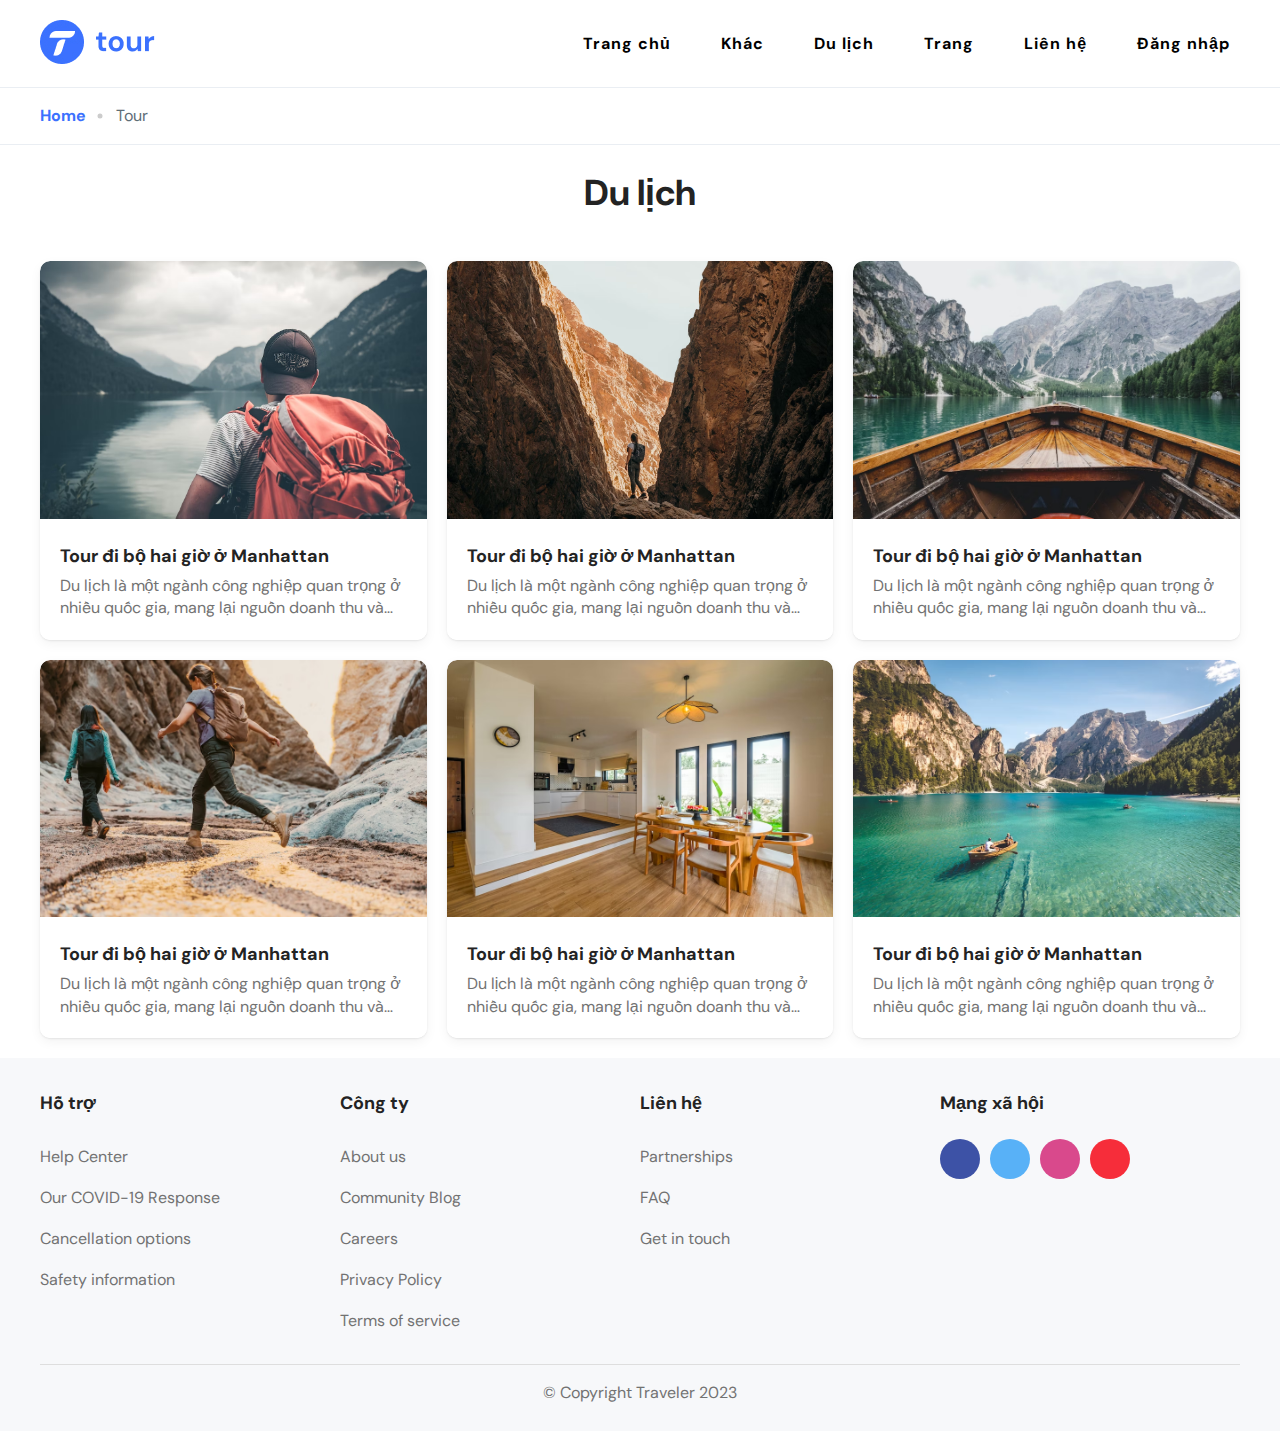
<file: tour.html>
<!DOCTYPE html>
<html lang="en">
  <head>
    <meta charset="UTF-8" />
    <meta http-equiv="X-UA-Compatible" content="IE=edge" />
    <meta name="viewport" content="width=device-width, initial-scale=1.0" />
    <title>Travel Website</title>
    <link rel="preconnect" href="https://fonts.googleapis.com" />
    <link rel="preconnect" href="https://fonts.gstatic.com" crossorigin />
    <link
      href="https://fonts.googleapis.com/css2?family=DM+Sans:wght@400;500;700&display=swap"
      rel="stylesheet"
    />
    <link
      rel="stylesheet"
      href="https://cdnjs.cloudflare.com/ajax/libs/font-awesome/6.4.0/css/all.min.css"
      integrity="sha512-iecdLmaskl7CVkqkXNQ/ZH/XLlvWZOJyj7Yy7tcenmpD1ypASozpmT/E0iPtmFIB46ZmdtAc9eNBvH0H/ZpiBw=="
      crossorigin="anonymous"
      referrerpolicy="no-referrer"
    />
    <link rel="stylesheet" href="./assets/css/reset.css" />
    <link rel="stylesheet" href="./assets/css/styles.css" />
  </head>
  <body>
    <!-- Header -->
    <header class="header">
      <div class="main-content">
        <div class="navbar">
          <a href="./index.html" class="navbar__logo">
            <img
              src="./assets/images/logo.jpg"
              alt="Tour"
              class="navbar__img"
            />
          </a>
          <nav class="navbar-list">
            <li class="navbar-item">
              <a href="./index.html" class="navbar-item__link">Trang chủ</a>
            </li>
            <li class="navbar-item">
              <a href="./about.html" class="navbar-item__link">Khác</a>
            </li>
            <li class="navbar-item">
              <a href="./tour.html" class="navbar-item__link">Du lịch</a>
            </li>
            <li class="navbar-item">
              <a href="#" class="navbar-item__link" id="page">Trang</a>
              <ul class="subnav">
                <li class="subnav-item">
                  <a href="./blog.html" class="subnav-item__link">Bài viết</a>
                </li>
                <li class="subnav-item">
                  <a href="./destination.html" class="subnav-item__link"
                    >Điểm đến</a
                  >
                </li>
              </ul>
            </li>
            <ul class="subnav-mobile">
              <li class="subnav-item">
                <a href="./blog.html" class="subnav-item__link">Bài viết</a>
              </li>
              <li class="subnav-item">
                <a href="./destination.html" class="subnav-item__link"
                  >Điểm đến</a
                >
              </li>
            </ul>
            <li class="navbar-item">
              <a href="./contact.html" class="navbar-item__link">Liên hệ</a>
            </li>
            <li class="navbar-item">
              <a href="./login.html" class="navbar-item__link">Đăng nhập</a>
            </li>
          </nav>
          <div class="navbar-menu">
            <i class="fa-solid fa-bars navbar-menu__icon"></i>
          </div>
          <div class="overlay"></div>
        </div>
      </div>
    </header>
    <!-- Header -->
    <main>
      <section class="path">
        <div class="main-content">
          <ul class="path-list">
            <li class="path-item">
              <a href="./index.html" class="path-item__link active">Home</a>
            </li>
            <li class="path-item">
              <a href="#" class="path-item__link">Tour</a>
            </li>
          </ul>
        </div>
      </section>
      <section class="tour">
        <div class="main-content">
          <div class="section-top">
            <h2 class="section-top__heading">Du lịch</h2>
          </div>
          <div class="tour-body">
            <section class="tour-list">
              <div class="tour-item-wrapper">
                <!-- Item 1 -->
                <article class="tour-item">
                  <figure class="tour-thumb">
                    <a href="./tourDetail.html">
                      <img
                        src="./assets/images/img-tour-1.avif"
                        alt=""
                        class="tour-thumb__img"
                      />
                    </a>
                  </figure>
                  <div class="tour-content">
                    <a href="./tourDetail.html">
                      <h3 class="tour-content__heading">
                        Tour đi bộ hai giờ ở Manhattan
                      </h3>
                    </a>
                    <p class="tour-content__desc">
                      Du lịch là một ngành công nghiệp quan trọng ở nhiều quốc
                      gia, mang lại nguồn doanh thu và cơ hội việc làm. Các
                      chuyến tham quan có thể có nhiều hình thức, từ tham quan
                      nhàn nhã ở một thành phố hoặc khu vực mới đến các môn thể
                      thao mạo hiểm như đi bộ đường dài và đi bè.
                    </p>
                  </div>
                </article>
              </div>
              <div class="tour-item-wrapper">
                <!-- Item 2 -->
                <article class="tour-item">
                  <figure class="tour-thumb">
                    <a href="./tourDetail.html">
                      <img
                        src="./assets/images/img-tour-2.avif"
                        alt=""
                        class="tour-thumb__img"
                      />
                    </a>
                  </figure>
                  <div class="tour-content">
                    <a href="./tourDetail.html">
                      <h3 class="tour-content__heading">
                        Tour đi bộ hai giờ ở Manhattan
                      </h3>
                    </a>
                    <p class="tour-content__desc">
                      Du lịch là một ngành công nghiệp quan trọng ở nhiều quốc
                      gia, mang lại nguồn doanh thu và cơ hội việc làm. Các
                      chuyến tham quan có thể có nhiều hình thức, từ tham quan
                      nhàn nhã ở một thành phố hoặc khu vực mới đến các môn thể
                      thao mạo hiểm như đi bộ đường dài và đi bè.
                    </p>
                  </div>
                </article>
              </div>
              <div class="tour-item-wrapper">
                <!-- Item 3 -->
                <article class="tour-item">
                  <figure class="tour-thumb">
                    <a href="./tourDetail.html">
                      <img
                        src="./assets/images/img-tour-3.avif"
                        alt=""
                        class="tour-thumb__img"
                      />
                    </a>
                  </figure>
                  <div class="tour-content">
                    <a href="./tourDetail.html">
                      <h3 class="tour-content__heading">
                        Tour đi bộ hai giờ ở Manhattan
                      </h3>
                    </a>
                    <p class="tour-content__desc">
                      Du lịch là một ngành công nghiệp quan trọng ở nhiều quốc
                      gia, mang lại nguồn doanh thu và cơ hội việc làm. Các
                      chuyến tham quan có thể có nhiều hình thức, từ tham quan
                      nhàn nhã ở một thành phố hoặc khu vực mới đến các môn thể
                      thao mạo hiểm như đi bộ đường dài và đi bè.
                    </p>
                  </div>
                </article>
              </div>
              <div class="tour-item-wrapper">
                <!-- Item 4 -->
                <article class="tour-item">
                  <figure class="tour-thumb">
                    <a href="./tourDetail.html">
                      <img
                        src="./assets/images/img-tour-4.avif"
                        alt=""
                        class="tour-thumb__img"
                      />
                    </a>
                  </figure>
                  <div class="tour-content">
                    <a href="./tourDetail.html">
                      <h3 class="tour-content__heading">
                        Tour đi bộ hai giờ ở Manhattan
                      </h3>
                    </a>
                    <p class="tour-content__desc">
                      Du lịch là một ngành công nghiệp quan trọng ở nhiều quốc
                      gia, mang lại nguồn doanh thu và cơ hội việc làm. Các
                      chuyến tham quan có thể có nhiều hình thức, từ tham quan
                      nhàn nhã ở một thành phố hoặc khu vực mới đến các môn thể
                      thao mạo hiểm như đi bộ đường dài và đi bè.
                    </p>
                  </div>
                </article>
              </div>
              <div class="tour-item-wrapper">
                <!-- Item 5 -->
                <article class="tour-item">
                  <figure class="tour-thumb">
                    <a href="./tourDetail.html">
                      <img
                        src="./assets/images/img-tour-5.avif"
                        alt=""
                        class="tour-thumb__img"
                      />
                    </a>
                  </figure>
                  <div class="tour-content">
                    <a href="./tourDetail.html">
                      <h3 class="tour-content__heading">
                        Tour đi bộ hai giờ ở Manhattan
                      </h3>
                    </a>
                    <p class="tour-content__desc">
                      Du lịch là một ngành công nghiệp quan trọng ở nhiều quốc
                      gia, mang lại nguồn doanh thu và cơ hội việc làm. Các
                      chuyến tham quan có thể có nhiều hình thức, từ tham quan
                      nhàn nhã ở một thành phố hoặc khu vực mới đến các môn thể
                      thao mạo hiểm như đi bộ đường dài và đi bè.
                    </p>
                  </div>
                </article>
              </div>
              <div class="tour-item-wrapper">
                <!-- Item 6 -->
                <article class="tour-item">
                  <figure class="tour-thumb">
                    <a href="./tourDetail.html">
                      <img
                        src="./assets/images/img-tour-6.avif"
                        alt=""
                        class="tour-thumb__img"
                      />
                    </a>
                  </figure>
                  <div class="tour-content">
                    <a href="./tourDetail.html">
                      <h3 class="tour-content__heading">
                        Tour đi bộ hai giờ ở Manhattan
                      </h3>
                    </a>
                    <p class="tour-content__desc">
                      Du lịch là một ngành công nghiệp quan trọng ở nhiều quốc
                      gia, mang lại nguồn doanh thu và cơ hội việc làm. Các
                      chuyến tham quan có thể có nhiều hình thức, từ tham quan
                      nhàn nhã ở một thành phố hoặc khu vực mới đến các môn thể
                      thao mạo hiểm như đi bộ đường dài và đi bè.
                    </p>
                  </div>
                </article>
              </div>
            </section>
          </div>
        </div>
      </section>
    </main>
    <!-- Footer -->
    <footer class="footer">
      <div class="main-content">
        <div class="footer-row">
          <div class="footer-col">
            <h3 class="footer-col__heading">Hỗ trợ</h3>
            <ul class="foooter-list">
              <li class="footer-item">
                <a href="#" class="footer-link">Help Center</a>
              </li>
              <li class="footer-item">
                <a href="#" class="footer-link">Our COVID-19 Response</a>
              </li>
              <li class="footer-item">
                <a href="#" class="footer-link">Cancellation options</a>
              </li>
              <li class="footer-item">
                <a href="#" class="footer-link">Safety information</a>
              </li>
            </ul>
          </div>
          <div class="footer-col">
            <h3 class="footer-col__heading">Công ty</h3>
            <ul class="foooter-list">
              <li class="footer-item">
                <a href="#" class="footer-link">About us</a>
              </li>
              <li class="footer-item">
                <a href="#" class="footer-link">Community Blog</a>
              </li>
              <li class="footer-item">
                <a href="#" class="footer-link">Careers</a>
              </li>
              <li class="footer-item">
                <a href="#" class="footer-link">Privacy Policy</a>
              </li>
              <li class="footer-item">
                <a href="#" class="footer-link">Terms of service </a>
              </li>
            </ul>
          </div>
          <div class="footer-col">
            <h3 class="footer-col__heading">Liên hệ</h3>
            <ul class="foooter-list">
              <li class="footer-item">
                <a href="#" class="footer-link">Partnerships</a>
              </li>
              <li class="footer-item">
                <a href="#" class="footer-link">FAQ</a>
              </li>
              <li class="footer-item">
                <a href="#" class="footer-link">Get in touch</a>
              </li>
            </ul>
          </div>
          <div class="footer-col">
            <h3 class="footer-col__heading">Mạng xã hội</h3>
            <ul class="footer-social">
              <li class="footer-social__item">
                <a href="#" class="footer-social__link">
                  <i class="fa-brands fa-facebook"></i>
                </a>
              </li>
              <li class="footer-social__item">
                <a href="#" class="footer-social__link">
                  <i class="fa-brands fa-twitter"></i>
                </a>
              </li>
              <li class="footer-social__item">
                <a href="#" class="footer-social__link">
                  <i class="fa-brands fa-instagram"></i>
                </a>
              </li>
              <li class="footer-social__item">
                <a href="#" class="footer-social__link">
                  <i class="fa-brands fa-youtube"></i>
                </a>
              </li>
            </ul>
          </div>
        </div>
        <div class="copyright">© Copyright Traveler 2023</div>
      </div>
    </footer>
    <!-- Footer -->
    <script src="./assets/js/main.js"></script>
  </body>
</html>
</file>
<file: assets/css/styles.css>
html {
  font-size: 62.5%;
}

html,
body {
  scroll-behavior: smooth;
}

body {
  font-size: 1.6rem;
  font-family: "DM Sans", sans-serif;
  line-height: 1;
}

* {
  margin: 0;
  padding: 0;
  box-sizing: border-box;
}

html {
  scroll-behavior: smooth;
}

body {
  font-size: 1.6rem;
}

ul,
li {
  list-style: none;
}

a {
  text-decoration: none;
}

.main-content {
  width: 1200px;
  max-width: 100%;
  margin: 0 auto;
}

.header {
  background-color: #fff;
  padding: 2rem;
}
.header .navbar {
  display: flex;
  align-items: center;
  justify-content: space-between;
}
.header .navbar-list {
  display: flex;
  align-items: center;
  gap: 0 3rem;
}
.header .navbar-item {
  position: relative;
}
.header .navbar-item:hover .subnav {
  opacity: 1;
  visibility: visible;
}
.header .navbar-item__link {
  font-size: 1.6rem;
  font-weight: 700;
  padding: 1rem;
  color: #000;
  letter-spacing: 1px;
  transition: all 0.3s ease;
}
.header .navbar-item__link:hover {
  color: #3b71fe;
}
.header .navbar .subnav {
  position: absolute;
  background-color: #fff;
  box-shadow: 1px 1px 10px rgba(0, 0, 0, 0.1);
  left: 0;
  top: calc(100% + 36px);
  border-radius: 1rem;
  padding: 1rem;
  min-width: 12rem;
  transition: 0.25s all linear;
  opacity: 0;
  visibility: visible;
  z-index: 10000;
}
.header .navbar .subnav-item__link {
  display: block;
  width: 100%;
  font-size: 1.6rem;
  color: #000;
  padding: 1.5rem 1rem;
  transition: all 0.3s ease;
}
.header .navbar .subnav-item__link:hover {
  color: #3b71fe;
}
.header .navbar .subnav::before {
  content: "";
  width: 100%;
  height: 3rem;
  background-color: transparent;
  position: absolute;
  left: 0;
  top: -3rem;
  z-index: 1;
  cursor: pointer;
}
.header .navbar-menu {
  width: 4rem;
  height: 4rem;
  display: flex;
  align-items: center;
  justify-content: center;
  font-size: 1.8rem;
  background-color: #3b71fe;
  border-radius: 6px;
  color: #fff;
  cursor: pointer;
  display: none;
  transition: all 0.25s linear;
}
.header .overlay {
  position: fixed;
  width: 100%;
  height: 100%;
  left: 0;
  top: 0;
  background-color: rgba(0, 0, 0, 0.4);
  z-index: 4;
  display: none;
}
.header .subnav-mobile {
  display: none;
}
@media only screen and (max-width: 1023.98px) {
  .header .navbar-menu {
    display: flex;
  }
  .header .navbar-list {
    position: fixed;
    width: 32rem;
    height: 100vh;
    background-color: #fff;
    box-shadow: 2px 2px 4px rgba(0, 0, 0, 0.2);
    left: 0;
    top: 0;
    display: block;
    padding: 2rem;
    transform: translateX(-100%);
    transition: all ease-in-out 0.3s;
    z-index: 5;
  }
  .header .navbar-list.active {
    transform: translateX(0%);
  }
  .header .navbar-item {
    padding: 2rem 2rem 2rem 0;
    border-bottom: 1px solid #ccc;
    text-transform: uppercase;
  }
  .header .subnav {
    display: none;
  }
  .header .subnav-mobile {
    padding: 0 2rem;
  }
  .header .subnav-mobile.is-actived {
    display: block;
  }
  .header .subnav-mobile .subnav-item {
    width: 100%;
  }
  .header .subnav-mobile .subnav-item__link {
    border-bottom: 1px solid #ccc;
    font-weight: 500;
  }
}
@media only screen and (max-width: 767.98px) {
  .header .navbar-list {
    width: 26rem;
  }
}

.hero {
  height: 46rem;
}
.hero-content {
  text-align: center;
}
.hero-content__heading {
  font-size: 6.4rem;
  color: #fff;
  font-weight: bold;
}
.hero-conent__desc {
  font-size: 1.8rem;
  color: #fff;
  margin: 1rem 0 3rem;
}
.hero-search {
  background-color: #fff;
  border-radius: 70px;
  box-shadow: 0px 1px 2px 0px rgba(0, 0, 0, 0.2);
}
.hero .destination-search {
  display: flex;
  align-items: center;
  justify-content: space-between;
  padding: 2rem;
}
.hero .destination-item {
  display: flex;
  align-items: center;
  gap: 0 2.5rem;
}
.hero .detination-info {
  display: flex;
  flex-direction: column;
  align-items: flex-start;
}
.hero .destination-title {
  color: #232323;
  margin-bottom: 0.5rem;
  font-weight: 500;
}
.hero .main-content.main-content--hero {
  position: absolute;
  top: 40%;
  left: 50%;
  transform: translate(-50%, -50%);
}
.hero .destination-wrapper {
  display: flex;
  gap: 0 12rem;
}
.hero .destination-ques,
.hero .destination-date {
  color: #727272;
  font-size: 1.4rem;
}
.hero-btn {
  background-color: #3b71fe;
  border-radius: 7rem;
  color: #fff;
  padding: 15px 35px;
  font-weight: 500;
  font-family: inherit;
  border: none;
  cursor: pointer;
  font-size: 1.6rem;
  min-width: 12rem;
  transition: all 0.25s linear;
  position: relative;
  z-index: 1;
}
.hero-btn::before {
  content: "";
  width: 0%;
  height: 100%;
  border-radius: inherit;
  position: absolute;
  background: linear-gradient(90deg, #7474bf, #348ac7);
  left: 0;
  top: 0;
  z-index: -1;
}
.hero-btn:hover::before {
  width: 100%;
  transition: all 0.3s linear;
}
@media only screen and (max-width: 1023.98px) {
  .hero-content__heading {
    font-size: 4.2rem;
  }
  .hero-search {
    margin: 0 2rem;
  }
}
@media only screen and (max-width: 767.98px) {
  .hero .main-content.main-content--hero {
    top: 50%;
    z-index: 0;
  }
  .hero-btn {
    width: 100%;
    border-radius: 0 0 2rem 2rem;
    height: 8.2rem;
  }
  .hero-search {
    border-radius: 2rem;
  }
  .hero .destination-search {
    display: block;
    padding: 0;
  }
  .hero .destination-item {
    border-bottom: 1px solid #dedede;
    height: 8.2rem;
    padding: 2rem;
  }
  .hero .destination-wrapper {
    display: flex;
    align-items: center;
    gap: 0;
  }
  .hero .destination-wrapper > * {
    width: 50%;
  }
}

.top {
  padding: 8rem 0;
}
.top-tour__heading {
  font-size: 3.6rem;
  color: #232323;
  font-weight: bold;
  text-align: center;
}
.top-images {
  position: relative;
}
.top-wrapper {
  display: grid;
  grid-template-columns: repeat(5, 1fr);
  grid-column-gap: 1rem;
  height: 34rem;
  align-content: center;
}
.top-item {
  width: inherit;
  height: inherit;
  text-align: center;
  overflow: hidden;
  border-radius: 50%;
}
.top-item:hover .top-link img {
  transition: all 0.25s ease-in-out;
  transform: scale(1.1);
}
.top-link img {
  width: 100%;
  height: 100%;
  display: block;
  object-fit: cover;
  border-radius: 50%;
  transition: all 0.25s ease-in-out;
}
.top-view {
  font-size: 1.8rem;
  color: #232323;
  font-weight: bold;
  display: block;
  margin: 1.6rem 0 0.5rem;
}
.top-quantity {
  font-size: 1.6rem;
  color: #727272;
  line-height: 2.6rem;
}
.top-prev, .top-next {
  width: 4rem;
  height: 4rem;
  box-shadow: 0 7px 29px rgba(0, 0, 0, 0.2);
  border-radius: 50%;
  font-size: 1.6rem;
  color: #727272;
  display: flex;
  align-items: center;
  justify-content: center;
  cursor: pointer;
  position: absolute;
}
.top-prev {
  left: -5rem;
  top: 50%;
  transform: translateY(-50%);
}
.top-next {
  right: -2rem;
  top: 50%;
  transform: translateY(-50%);
}
.top-wrapper__item {
  text-align: center;
  width: 20rem;
  height: 20rem;
}
@media only screen and (max-width: 1023.98px) {
  .top {
    margin-top: 8rem;
  }
  .top-tour__heading {
    font-size: 3.2rem;
  }
  .top-prev, .top-next {
    display: none;
  }
  .top-wrapper {
    grid-auto-flow: column;
    grid-auto-columns: 60%;
    overflow-x: auto;
    scroll-snap-type: x mandatory;
    scroll-snap-stop: always;
    -ms-overflow-style: none; /* IE and Edge */
    scrollbar-width: none; /* Firefox */
  }
  .top-wrapper::-webkit-scrollbar {
    display: none;
  }
  .top-item {
    scroll-snap-align: start;
  }
  .top-tour {
    margin-top: 8rem;
  }
}
@media only screen and (max-width: 767.98px) {
  .top {
    padding: 5rem 0;
  }
}

.popular {
  padding: 3rem 0;
}
.popular-list {
  display: flex;
  align-items: center;
  gap: 0 2rem;
}
.popular-item {
  width: 25%;
  background-color: #fff;
  border-radius: 10px;
  box-shadow: 0 1px 2px rgba(0, 0, 0, 0.0784313725), 0 4px 12px rgba(0, 0, 0, 0.0509803922);
  transition: all 0.3s ease;
}
.popular-item:hover {
  transform: translateY(-5px);
}
.popular-images {
  position: relative;
  height: 22rem;
  cursor: pointer;
  border-radius: 2rem 2rem 0 0;
  z-index: 10;
}
.popular-img {
  width: 100%;
  height: 100%;
  object-fit: cover;
  display: block;
  border-radius: 2rem 2rem 0 0;
  transition: all 0.3s ease-in-out;
}
.popular-thumb {
  display: flex;
}
.popular-features {
  position: absolute;
  top: 2rem;
  left: 2rem;
  padding: 4px 8px;
  background-color: #3b71fe;
  color: #fff;
  font-size: 1.4rem;
  border-radius: 6px;
  font-weight: bold;
}
.popular-thumb .fa-heart {
  position: absolute;
  top: 2rem;
  right: 2rem;
  color: #99acb7;
}
.popular-thumb img {
  position: absolute;
  right: 2rem;
  bottom: 0;
  transform: translateY(50%);
  width: 3.5rem;
  height: 3.5rem;
  object-fit: cover;
  border-radius: 50%;
}
.popular-content {
  background-color: #fff;
  padding: 2rem;
  border-radius: 0 0 2rem 2rem;
}
.popular-title {
  font-size: 1.4rem;
  color: #727272;
  display: block;
}
.popular-heading {
  font-size: 1.8rem;
  color: #232323;
  font-weight: bold;
  display: block;
  margin: 0.8rem 0 1rem;
}
.popular-link {
  color: inherit;
}
.popular-rate {
  display: flex;
  align-items: flex-start;
  gap: 0 0.5rem;
  margin-bottom: 2rem;
  cursor: pointer;
}
.popular-rate .fa-star {
  color: #ffb21d;
}
.popular-reviews {
  font-size: 1.4rem;
  color: #727272;
}
.popular-price {
  display: flex;
  align-items: center;
  justify-content: space-between;
  padding-top: 2rem;
  border-top: 1px solid #dedede;
}
.popular-price p {
  font-size: 1.4rem;
  color: #727272;
}
.popular-price strong {
  color: #232323;
  font-weight: bold;
}
.popular-second {
  color: #727272;
}
@media only screen and (max-width: 1023.98px) {
  .popular .section-top {
    padding: 2rem;
  }
  .popular-list {
    flex-wrap: wrap;
    margin-left: 3rem;
  }
  .popular-item {
    width: calc(50% - 1rem);
    margin-left: -1rem;
    margin-top: 1rem;
  }
}
@media only screen and (max-width: 767.98px) {
  .popular .section-top__heading {
    width: 100%;
    font-size: 3rem;
    text-align: center;
    margin-bottom: 3rem;
  }
  .popular-list {
    display: block;
    margin-left: 0;
    padding: 2rem;
  }
  .popular-item {
    width: 100%;
    margin-left: 0;
    margin-top: 2rem;
  }
  .popular .section-icons {
    display: none;
  }
}

.stories {
  background-color: #f7f8fa;
  padding: 3rem 0;
}
.stories-body {
  margin-top: 3rem;
}
.stories-cards {
  display: flex;
  align-items: center;
  margin-left: -2rem;
}
.stories-card {
  width: calc(25% - 2rem);
  margin-left: 2rem;
  transition: all 0.3s ease-in;
}
.stories-card:hover {
  transform: translateY(-5px);
}
.stories-images {
  border-radius: 2rem 2rem 0 0;
  overflow: hidden;
}
.stories-img {
  width: 100%;
  height: 100%;
  display: block;
  object-fit: contain;
  transition: all 0.3s ease-in-out;
  border-radius: 2rem 2rem 0 0;
  cursor: pointer;
}
.stories-img:hover {
  transform: scale(1.1);
}
.stories-content {
  padding: 2rem;
  border-radius: 0 0 2rem 2rem;
  background-color: #fff;
  box-shadow: 1px 1px 5px rgba(0, 0, 0, 0.1);
}
.stories-heading {
  font-size: 1.8rem;
  color: #232323;
  font-weight: bold;
  display: block;
  margin-bottom: 1rem;
}
.stories-heading a {
  color: inherit;
}
.stories-desc {
  font-size: 1.6rem;
  color: #727272;
  line-height: 1.625;
}
@media only screen and (max-width: 1023.98px) {
  .stories .section-top {
    padding: 2rem;
  }
  .stories-cards {
    flex-wrap: wrap;
    margin-left: -1.5rem;
    padding: 2rem;
  }
  .stories-card {
    width: calc(50% - 1.5rem);
    margin-left: 1.5rem;
    margin-top: 1.5rem;
  }
}
@media only screen and (max-width: 767.98px) {
  .stories-body {
    margin-top: 1.5rem;
  }
  .stories .section-top__heading {
    width: 100%;
    font-size: 3rem;
    text-align: center;
    margin-bottom: 0;
  }
  .stories .section-icons {
    display: none;
  }
  .stories-cards {
    display: block;
    margin-left: 0;
  }
  .stories-card {
    width: 100%;
    margin-left: 0;
  }
}

.offers {
  padding: 5rem 0;
  background-color: #fff;
}
.offers-main {
  display: flex;
}
.offers-images, .offers-content {
  width: 50%;
}
.offers-img {
  width: 100%;
  height: 100%;
  object-fit: cover;
  display: block;
  border-radius: 2rem 0 0 2rem;
}
.offers-content {
  border: 1px solid #dedede;
  border-left: none;
  border-radius: 0 2rem 2rem 0;
  background-color: #fcfcfc;
  text-align: center;
  padding: 6rem;
}
.offers-content__heading {
  font-size: 3.6rem;
  color: #232323;
  font-weight: bold;
}
.offers-content__desc {
  font-size: 1.6rem;
  color: #727272;
  line-height: 1.625;
  margin: 2rem 0 3rem;
}
.offers-form__group {
  position: relative;
}
.offers-form__group-input {
  display: block;
  width: 100%;
  height: 60px;
  border: 1px solid #dedede;
  border-radius: 80px;
  font-size: 16px;
  font-weight: 400;
  color: #83929d;
  padding-left: 2rem;
  margin-right: 1rem;
  font-family: inherit;
}
.offers-form__group-input:focus {
  outline: none;
}
.offers-form__group-btn {
  position: absolute;
  right: 0;
  top: 50%;
  transform: translateY(-50%);
  background-color: #3b71fe;
  font-size: 1.6rem;
  color: #fff;
  font-weight: 500;
  border-radius: 8rem;
  width: max-content;
  display: block;
  border: none;
  outline: none;
  cursor: pointer;
  font-family: inherit;
  padding: 15px 35px;
  transition: all 0.3s ease;
}
.offers-form__group-btn:hover {
  background-color: rgba(59, 113, 254, 0.7);
}
@media only screen and (max-width: 1023.98px) {
  .offers-content__heading {
    font-size: 2.8rem;
  }
  .offers-main {
    flex-direction: column;
    padding: 0 2rem;
  }
  .offers-images {
    width: 100%;
    border-radius: 2rem 2rem 0 0;
  }
  .offers-img {
    border-radius: 2rem 2rem 0 0;
  }
  .offers-content {
    width: 100%;
    border-radius: 0 0 2rem 2rem;
    padding: 4rem 0;
    border-width: 0 1px 1px 1px;
    border-color: #dedede;
  }
  .offers-form__group-btn {
    right: 1rem;
  }
  .offers-form__group-input {
    width: 97%;
  }
}
@media only screen and (max-width: 767.98px) {
  .offers-form__group-input {
    width: 93%;
  }
}

.about-top {
  width: 90%;
  margin: 0 auto;
  height: 47rem;
}
.about-banner {
  position: relative;
  width: 100%;
  background-image: url("../../../assets/images/bg-video.png");
  background-repeat: no-repeat;
  background-position: center;
  background-size: cover;
  width: 100%;
  height: 100%;
  border-radius: 10px;
}
.about-play {
  position: absolute;
  top: 50%;
  left: 50%;
  transform: translate(-50%, -50%);
  background-color: #fff;
  width: 7.8rem;
  height: 7.8rem;
  color: #3b71fe;
  border-radius: 50%;
  display: flex;
  align-items: center;
  justify-content: center;
  font-size: 2rem;
  cursor: pointer;
  transition: all 0.3s ease;
}
.about-play:hover {
  background-color: #3b71fe;
  color: #fff;
}
.about-banner__img {
  width: 100%;
  height: 100%;
  object-fit: cover;
}
.about-content {
  margin: 4rem;
}
.about-group {
  margin-bottom: 3rem;
}
.about-group:last-of-type {
  margin-bottom: 0;
}
.about-group__heading {
  font-size: 3rem;
  font-weight: bold;
  color: #232323;
  line-height: 1.4;
  margin-bottom: 1.6rem;
}
.about-group__heading--small {
  font-size: 1.8rem;
}
.about-group__desc {
  font-size: 1.6rem;
  color: #727272;
  line-height: 1.4;
}
@media only screen and (max-width: 1023.98px) {
  .about {
    padding: 1rem;
  }
  .about-content {
    margin-top: 3rem;
  }
  .about-group {
    margin-bottom: 2rem;
  }
}
@media only screen and (max-width: 767.98px) {
  .about-content {
    margin: 2.5rem;
  }
}

.clients {
  background-color: #f7f8fa;
  padding: 5rem 2rem;
}
.clients .section-top {
  margin-bottom: 3rem;
}
.clients-list {
  display: grid;
  grid-template-columns: repeat(auto-fit, minmax(calc(33.3333333333% - 2rem), 1fr));
  grid-gap: 0 2rem;
}
.clients-item {
  background-color: #fff;
  border-radius: 2.4rem;
  box-shadow: 0 1px 2px rgba(0, 0, 0, 0.08), 0 4px 12px rgba(0, 0, 0, 0.05);
  margin-bottom: 2rem;
}
.clients-content {
  padding: 4.8rem;
}
.clients-content__desc {
  font-size: 1.6rem;
  color: #727272;
  line-height: 1.4;
  margin-bottom: 3rem;
}
.clients-stars {
  display: inline-flex;
}
.clients-stars i {
  color: #ffb21d;
}
.clients-content__author {
  margin: 1rem 0;
  color: #3d3d3d;
  font-weight: bold;
  font-size: 2rem;
}
.clients-content__place {
  font-size: 1.4rem;
  color: #83929d;
}
.clients-dots {
  display: flex;
  justify-content: center;
  width: 100%;
  gap: 0 1rem;
}
.clients-dot {
  width: 1.4rem;
  height: 1.4rem;
  background-color: #ccc;
  border-radius: 50%;
  cursor: pointer;
}
.clients-dot.active {
  background-color: #3b71fe;
}
@media only screen and (max-width: 1023.98px) {
  .clients .section-top__heading {
    font-size: 3.2rem;
  }
  .clients-list {
    grid-auto-flow: column;
    grid-template-columns: unset;
    grid-auto-columns: 80%;
    overflow-x: auto;
    scroll-snap-type: x mandatory;
    scroll-snap-stop: always;
    scroll-behavior: smooth;
    -ms-overflow-style: none; /* IE and Edge */
    scrollbar-width: none; /* Firefox */
  }
  .clients-list::-webkit-scrollbar {
    display: none;
  }
  .clients-item {
    scroll-snap-align: start;
  }
}
@media only screen and (max-width: 767.98px) {
  .clients {
    padding: 4rem 2rem;
  }
  .clients-list {
    grid-template-columns: repeat(3, 90%);
  }
  .clients-dots {
    display: none;
  }
  .clients .section-icons {
    display: none;
  }
  .clients .section-top {
    text-align: center;
    margin-bottom: 0;
  }
  .clients .section-top__heading {
    width: 100%;
    margin-bottom: 3rem;
  }
}

.members {
  margin: 3rem 0 8rem;
}
.members .section-top {
  text-align: center;
}
.members .section-top__heading {
  width: 100%;
  margin-bottom: 3rem;
}
.members-list {
  display: flex;
  flex-wrap: wrap;
  margin-left: -2rem;
}
.members-item {
  width: calc(25% - 2rem);
  margin-left: 2rem;
}
.members-thumb {
  height: 50rem;
  overflow: hidden;
  border-radius: 2.4rem;
}
.members-thumb:hover .members-thumb__img {
  transform: scale(1.2);
}
.members-thumb__img {
  display: block;
  width: 100%;
  height: 100%;
  object-fit: cover;
  transition: all 0.3s ease;
  cursor: pointer;
}
.members-content {
  padding: 1.5rem 0;
  text-align: center;
}
.members-content__author {
  font-size: 1.8rem;
  color: #232323;
  font-weight: 700;
  margin-bottom: 0.5rem;
}
.members-content__career {
  font-size: 1.6rem;
  color: #727272;
}
@media only screen and (max-width: 1023.98px) {
  .members-list {
    margin: 0;
    gap: 0;
    padding: 2rem;
    margin-left: -2rem;
  }
  .members-item {
    width: calc(50% - 2rem);
    margin: 0;
    margin-left: 2rem;
  }
}
@media only screen and (max-width: 767.98px) {
  .members-item {
    width: 100%;
  }
}

.path {
  padding: 2rem 0;
  border: 1px solid;
  border-left: 0;
  border-right: 0;
  border-color: #eaeef3;
  margin-bottom: 3rem;
  display: block;
}
.path-list {
  display: flex;
  gap: 0 3rem;
  position: relative;
}
.path-list::before {
  content: "";
  width: 5px;
  height: 5px;
  background-color: #ccc;
  border-radius: 50%;
  position: absolute;
  top: 50%;
  left: 5%;
  transform: translate(-50%, -50%);
}
.path-item__link {
  color: #5e6d77;
  font-size: 1.6rem;
}
.path-item__link.active {
  color: #3b71fe;
  font-weight: bold;
}
@media only screen and (max-width: 1023.98px) {
  .path {
    padding: 2rem;
  }
  .path-list::before {
    left: 8%;
  }
}
@media only screen and (max-width: 767.98px) {
  .path-list::before {
    left: 18%;
  }
}

.path.path-detail .path-list {
  position: relative;
}
.path.path-detail .path-list::after {
  content: "";
  width: 5px;
  height: 5px;
  background-color: #ccc;
  border-radius: 50%;
  position: absolute;
  top: 50%;
  left: 10%;
  transform: translate(-50%, -50%);
}
@media only screen and (max-width: 1023.98px) {
  .path.path-detail .path-list::after {
    left: 17%;
  }
}
@media only screen and (max-width: 767.98px) {
  .path.path-detail .path-list::after {
    left: 37%;
  }
}

.tour .section-top {
  text-align: center;
}
.tour .section-top__heading {
  width: 100%;
}
.tour-list {
  display: flex;
  flex-wrap: wrap;
  margin-left: -2rem;
}
.tour-item-wrapper {
  width: calc(33.3333333333% - 2rem);
  margin-left: 2rem;
}
.tour-item {
  box-shadow: 0 1px 2px rgba(0, 0, 0, 0.0784313725), 0 4px 12px rgba(0, 0, 0, 0.0509803922);
  border-radius: 10px;
  background-color: #fff;
  margin-bottom: 2rem;
}
.tour-thumb {
  height: 100%;
  overflow: hidden;
  border-radius: 1rem 1rem 0 0;
}
.tour-thumb:hover .tour-thumb__img {
  transform: scale(1.1);
}
.tour-thumb__img {
  width: 100%;
  height: 100%;
  object-fit: cover;
  display: block;
  transition: all 0.3s ease;
  border-radius: 1rem 1rem 0 0;
  cursor: pointer;
}
.tour-content {
  padding: 2rem;
  background-color: #fff;
  border-radius: 0 0 1rem 1rem;
}
.tour-content__heading {
  font-size: 1.8rem;
  color: #232323;
  font-weight: 700;
  display: block;
  margin-top: 8px;
  margin-bottom: 1rem;
}
.tour-content__desc {
  display: -webkit-box;
  -webkit-line-clamp: 2;
  -webkit-box-orient: vertical;
  text-overflow: ellipsis;
  overflow: hidden;
  word-break: break-word;
  white-space: normal;
  font-size: 1.6rem;
  color: #727272;
  line-height: 1.4;
}
@media only screen and (max-width: 1023.98px) {
  .tour-body {
    padding: 2rem;
  }
  .tour-item-wrapper {
    width: calc(50% - 2rem);
  }
}
@media only screen and (max-width: 768.98px) {
  .tour .section-top__heading {
    margin-bottom: 3rem;
  }
  .tour-item-wrapper {
    width: 100%;
  }
}

.map {
  width: 100%;
  position: relative;
  padding-bottom: 56.25%;
  height: 0;
}
.map iframe {
  position: absolute;
  left: 0;
  top: 0;
  width: 100%;
  height: 100%;
}

.form {
  margin: 5rem 0;
}
.form-body {
  width: 95%;
  margin: auto;
  display: flex;
  align-items: center;
}
.form-info {
  width: 50%;
}
.form-info__heading {
  font-size: 3rem;
  color: #232323;
  font-weight: bold;
  line-height: 1.6;
}
.form-info__desc {
  font-size: 1.6rem;
  color: #727272;
  line-height: 1.4;
  margin: 1rem 0 3rem;
}
.form-contact__item {
  display: block;
}
.form-contact__link {
  width: 40%;
  display: flex;
  gap: 0 2rem;
  margin-bottom: 1.5rem;
  padding-bottom: 1.5rem;
  border-bottom: 1px solid #dedede;
}
.form-contact__link i {
  color: #3b71fe;
}
.form-contact__link span {
  color: #232323;
}
@media only screen and (max-width: 1023.98px) {
  .form-body {
    width: 100%;
    flex-direction: column;
    align-items: flex-start;
  }
  .form-info {
    width: 100%;
  }
}
@media only screen and (max-width: 767.98px) {
  .form-contact__link {
    width: 80%;
  }
}

.detail {
  margin-top: 5rem;
}
.detail-wrapper {
  display: flex;
}
.detail-content {
  width: 65%;
}
.detail-heading {
  font-size: 3rem;
  color: #232323;
  font-weight: bold;
  margin-bottom: 1rem;
}
.detail-info {
  display: flex;
  align-items: center;
  padding: 1rem 0;
}
.detail-rating {
  display: flex;
  align-items: center;
  gap: 0 1rem;
}
.detail-rating__star i {
  color: #ffb21d;
}
.detail-rating__comment {
  font-size: 1.4rem;
  color: #727272;
}
.detail-place {
  display: block;
  position: relative;
  padding-left: 2rem;
}
.detail-place::before {
  content: "";
  width: 5px;
  height: 5px;
  background-color: #727272;
  border-radius: 50%;
  position: absolute;
  top: 50%;
  left: 1rem;
  transform: translateY(-50%);
  margin-left: -0.5rem;
}
.detail-view {
  margin-top: 5rem;
  display: flex;
  flex-wrap: wrap;
  padding-bottom: 4rem;
  margin-bottom: 4rem;
  border-bottom: 1px solid #eaeef3;
}
.detail-item {
  display: flex;
  width: 25%;
  gap: 0 1.5rem;
}
.detail-icon {
  width: 4.5rem;
  height: 4.5rem;
  display: flex;
  align-items: center;
  justify-content: center;
  border: 1px solid #dedede;
  border-radius: 1rem;
}
.detail-context {
  display: flex;
  flex-direction: column;
  gap: 5px 0;
}
.detail-context span {
  font-weight: bold;
}
.detail-context span:last-child {
  font-weight: 300;
}
.detail-about__heading {
  font-size: 3.6rem;
  color: #232323;
  font-weight: bold;
  line-height: 1.4;
  margin-bottom: 1rem;
}
.detail-about__desc {
  font-size: 1.6rem;
  color: #727272;
  line-height: 1.6;
}
.detail-highlights {
  margin-top: 3rem;
  padding-bottom: 4rem;
  margin-bottom: 4rem;
  border-bottom: 1px solid #dedede;
}
.detail-highlights__heading, .detail-include__heading, .detail-itinerary__heading, .detail-attribute__heading, .detail-faq__heading, .detail-review__heading {
  font-size: 2.6rem;
  color: #232323;
  font-weight: bold;
  margin-bottom: 3rem;
  text-transform: uppercase;
}
.detail-highlights__item {
  position: relative;
  font-size: 1.4rem;
  color: #5e6d77;
  line-height: 1.6;
  margin-bottom: 2rem;
  padding-left: 2rem;
}
.detail-highlights__item::before {
  content: "";
  position: absolute;
  width: 8px;
  height: 8px;
  border: 1px solid #5191fa;
  border-radius: 50%;
  left: 0;
  top: 50%;
  transform: translateY(-50%);
}
.detail-include__heading {
  text-transform: none;
}
.detail-include__content {
  display: flex;
  align-items: center;
  justify-content: space-between;
}
.detail-include__left-item, .detail-include__right-item {
  margin-bottom: 1.6rem;
}
.detail-include__left-item i, .detail-include__right-item i {
  background: #cef2e5;
  color: #10ac58;
  padding: 5px;
  border-radius: 50%;
  margin-right: 1rem;
}
.detail-include__right-item i {
  background: #fad6d6;
  color: #da3838;
  padding: 5px 8px;
}
.detail-itinerary, .detail-review, .detail-attribute {
  margin-top: 4rem;
  padding-top: 4rem;
  border-top: 1px solid #dedede;
}
.detail-itinerary__heading {
  text-transform: none;
}
.detail .sub-questions {
  background-color: #f9f9f9;
  border-radius: 1.6rem;
  border: 1px solid #e7e7e7;
  font-size: 1.8rem;
  font-weight: 700;
  color: #232323;
  padding: 1.5rem;
  display: flex;
  justify-content: space-between;
  align-items: center;
  cursor: pointer;
}
.detail .sub-timer span {
  display: inline-block;
  width: max-content;
  padding: 8px 16px;
  border-radius: 1rem;
  border: 1px solid #dedede;
  color: #3b71fe;
  background-color: #fff;
  margin-right: 1rem;
}
.detail .sub-questions {
  margin-bottom: 2rem;
}
.detail .sub-questions i {
  border: 1px solid #ccc;
  border-radius: 50%;
  padding: 5px;
  color: #232323;
}
.detail-group {
  margin-bottom: 1.5rem;
}
.detail-attribute__heading {
  text-transform: none;
}
.detail-tags {
  display: flex;
}
.detail-tags__item {
  width: 33.3333333333%;
}
.detail-faq {
  margin-top: 4rem;
  padding-top: 4rem;
  border-top: 1px solid #dedede;
}
.detail-faq__heading, .detail-review__heading {
  text-transform: none;
}
.detail-review {
  padding-bottom: 4rem;
}
.detail-box {
  display: flex;
  border: 1px solid #dedede;
  border-radius: 2rem;
  padding: 3rem;
  background-color: #fcfcfc;
  align-items: center;
}
.detail-box__star {
  padding-right: 5rem;
  width: 40%;
  text-align: center;
}
.detail-box__star p i {
  color: #ffb21d;
  font-size: 2.2rem;
}
.detail-box__star p strong {
  font-size: 3rem;
  color: #3b71fe;
  font-weight: 700;
}
.detail-box__star h4 {
  font-size: 2.2rem;
  color: #232323;
  font-weight: bold;
  margin: 8px 0;
}
.detail-box__star span {
  font-size: 1.6rem;
  color: #727272;
}
.detail-box__eval {
  width: 60%;
  padding-left: 5rem;
  border-left: 1px solid #dedede;
}
.detail-box__context {
  display: flex;
  align-items: center;
  justify-content: space-between;
  margin-bottom: 1rem;
}
.detail-box__context label {
  width: 30%;
}
.detail-box__context .separate {
  width: 60%;
  height: 4px;
  border-radius: 1rem;
  background-color: #eee;
  overflow: hidden;
  position: relative;
}
.detail-box__context .separate::before {
  content: "";
  width: 100%;
  height: 100%;
  border-radius: 1rem;
  background-color: #10ac58;
  position: absolute;
  z-index: 10;
}
.detail-box__context span {
  width: 10%;
  text-align: center;
}
.detail-exp__group {
  padding: 2rem 0;
  border-bottom: 1px solid #dedede;
  border-top: 1px solid #dedede;
}
.detail-exp__heading {
  display: flex;
  align-items: center;
  gap: 0 2rem;
}
.detail-exp__avatar {
  width: 6rem;
  height: 6rem;
}
.detail-exp__avatar img {
  width: 100%;
  height: 100%;
  object-fit: cover;
  border-radius: 50%;
}
.detail-exp__icon {
  margin-left: auto;
}
.detail-exp__icon i {
  color: #3b71fe;
}
.detail-exp__name {
  font-size: 1.6rem;
  color: #232323;
  font-weight: 500;
  margin-bottom: 5px;
}
.detail-exp__date {
  font-size: 1.4rem;
  color: #727272;
}
.detail-exp__star {
  margin: 1rem 0;
  display: flex;
  gap: 0 5px;
}
.detail-exp__star i {
  color: #ffb21d;
}
.detail-exp__title {
  font-size: 1.8rem;
  color: #232323;
  font-weight: bold;
  margin-bottom: 2rem;
}
.detail-exp__desc {
  font-size: 1.6rem;
  color: #727272;
  line-height: 1.4;
}
@media only screen and (max-width: 1023.98px) {
  .detail-content {
    width: 100%;
    padding: 2rem;
  }
  .detail-sidebar {
    display: none;
  }
}
@media only screen and (max-width: 767.98px) {
  .detail-view {
    flex-wrap: wrap;
    gap: 1rem 0;
  }
  .detail-item {
    width: 50%;
  }
  .detail-include__content {
    flex-direction: column;
    align-items: flex-start;
    gap: 1.5rem 0;
  }
  .detail-box {
    flex-direction: column;
    gap: 1.5rem 0;
  }
  .detail-box__star {
    width: 100%;
    align-self: center;
    padding-right: 0;
  }
  .detail-box__eval {
    width: 100%;
    padding-left: 0;
    border-left: 0;
  }
}

.blog-main {
  display: flex;
  flex-wrap: wrap;
  justify-content: space-between;
  margin: auto;
  width: 95%;
}
.blog-wrapper {
  width: 65%;
}
.blog-sidebar {
  width: 33%;
}
.blog-post {
  background-color: #fff;
  box-shadow: 0 1px 2px rgba(0, 0, 0, 0.0784313725), 0 4px 12px rgba(0, 0, 0, 0.0509803922);
  border-radius: 2rem;
  margin-bottom: 4rem;
}
.blog-thumb {
  height: 100%;
}
.blog-thumb-img {
  width: 100%;
  height: 100%;
  object-fit: cover;
  border-radius: 2rem 2rem 0 0;
  cursor: pointer;
}
.blog-content {
  padding: 3rem;
}
.blog-tag {
  background-color: rgba(136, 7, 53, 0.0588235294);
  display: inline-block;
  padding: 1rem;
  border-radius: 3rem;
  margin-bottom: 2rem;
}
.blog-tag p {
  color: #880735;
  font-weight: 500;
  font-size: 1.6rem;
  position: relative;
  padding-left: 1.5rem;
}
.blog-tag p::before {
  content: "";
  width: 6px;
  height: 6px;
  background-color: #880735;
  border-radius: 6px;
  position: absolute;
  left: 0;
  top: 50%;
  transform: translateY(-50%);
}
.blog-heading {
  font-size: 2.6rem;
  color: #232323;
  font-weight: bold;
  margin-bottom: 2rem;
}
.blog-desc {
  font-size: 1.6rem;
  color: #727272;
  line-height: 1.6;
  margin-bottom: 3rem;
}
.blog-author {
  display: flex;
  align-items: center;
  gap: 0 1.5rem;
}
.blog-avatar {
  width: 50px;
  height: 50px;
}
.blog-avatar-img {
  width: 100%;
  height: 100%;
  border-radius: 50%;
  object-fit: cover;
  display: block;
  cursor: pointer;
}
.blog-info {
  display: flex;
  align-items: center;
}
.blog-name {
  position: relative;
  font-size: 1.6rem;
  color: #232323;
  font-weight: 500;
  padding-right: 2rem;
}
.blog-name::before {
  content: "";
  height: 100%;
  width: 1px;
  background-color: #83929d;
  position: absolute;
  right: 0;
  top: 0;
  z-index: 10;
}
.blog-info span {
  padding-left: 2rem;
  display: inline-block;
  color: #83929d;
  font-size: 1.4rem;
}
.blog-search {
  padding: 3rem;
  border-radius: 2rem;
  background-color: #f7f8fa;
}
.blog-title {
  font-size: 2.2rem;
  color: #232323;
  font-weight: bold;
  margin-bottom: 2rem;
  padding-bottom: 1.6rem;
  border-bottom: 1px solid #dedede;
}
.blog-form {
  position: relative;
}
.blog-input {
  display: block;
  width: 90%;
  padding: 1.8rem 3rem;
  background-color: #fff;
  box-shadow: 0 1px 2px rgba(0, 0, 0, 0.0784313725), 0 4px 12px rgba(0, 0, 0, 0.0509803922);
  border-radius: 8rem;
  font-size: 1.6rem;
  color: #83929d;
  font-weight: 400;
  border: none;
  outline: none;
  font-family: inherit;
}
.blog-label {
  width: 5rem;
  height: 5rem;
  border-radius: 50%;
  background-color: #3b71fe;
  display: flex;
  justify-content: center;
  align-items: center;
  color: #fff;
  border: none;
  outline: none;
  cursor: pointer;
  position: absolute;
  right: 0;
  top: 50%;
  transform: translateY(-50%);
}
.blog-popular {
  margin-top: 3rem;
  background-color: #f7f8fa;
  padding: 3rem 2rem;
  border-radius: 2rem;
}
.blog-posts-item {
  display: flex;
  align-items: center;
}
.blog-posts-item:not(:last-child) {
  margin-bottom: 2rem;
}
.blog-img {
  width: 9rem;
  height: 9rem;
  flex-shrink: 0;
}
.blog-img img {
  width: 100%;
  height: 100%;
  object-fit: cover;
  display: block;
  cursor: pointer;
  border-radius: 1rem;
}
.blog-about {
  margin-left: 2rem;
}
.blog-about-title {
  font-size: 1.6rem;
  color: #232323;
  font-weight: 700;
  line-height: 1.4;
  transition: all 0.3s ease;
}
.blog-about-title:hover {
  color: #3b71fe;
}
.blog-about-date {
  font-size: 1.4rem;
  color: #83929d;
}
.blog-category, .blog-tags {
  margin-top: 3rem;
  background-color: #f7f8fa;
  padding: 3rem 2rem;
  border-radius: 2rem;
}
.blog-item {
  display: flex;
  align-items: center;
  justify-content: space-between;
  background-color: #fff;
  border-radius: 2rem;
  padding: 1.6rem 2rem;
  box-shadow: 0 1px 2px rgba(0, 0, 0, 0.0784313725), 0 4px 12px rgba(0, 0, 0, 0.0509803922);
  margin-bottom: 1.2rem;
}
.blog-tag--categories {
  margin-bottom: 0;
}
.blog-tag--categories-blue {
  background-color: rgba(0, 38, 171, 0.06);
}
.blog-tag--categories-blue p {
  color: rgb(0, 38, 171);
}
.blog-tag--categories-blue p:before {
  background-color: rgb(0, 38, 171);
}
.blog-tag--categories-orange {
  background-color: rgba(168, 89, 0, 0.06);
}
.blog-tag--categories-orange p {
  color: rgb(168, 89, 0);
}
.blog-tag--categories-orange p:before {
  background-color: rgb(168, 89, 0);
}
.blog-tag--categories-green {
  background-color: rgba(1, 115, 44, 0.06);
}
.blog-tag--categories-green p {
  color: rgb(1, 115, 44);
}
.blog-tag--categories-green p:before {
  background-color: rgb(1, 115, 44);
}
.blog-tag--categories-last {
  background-color: rgba(0, 0, 0, 0.0588235294);
}
.blog-tag--categories-last p {
  color: rgb(0, 0, 0);
}
.blog-tag--categories-last p:before {
  background-color: rgb(0, 0, 0);
}
.blog-list-tag {
  display: flex;
  flex-wrap: wrap;
  gap: 1rem;
}
.blog-tag-item {
  width: max-content;
  display: block;
  background-color: #fff;
  padding: 1.2rem 2rem;
  font-size: 1.4rem;
  color: #232323;
  font-weight: 500;
  border-radius: 1rem;
  box-shadow: 0 1px 2px rgba(0, 0, 0, 0.0784313725), 0 4px 12px rgba(0, 0, 0, 0.0509803922);
}
@media only screen and (max-width: 1023.98px) {
  .blog-main {
    flex-direction: column;
    padding: 1rem;
  }
  .blog-wrapper {
    width: 100%;
  }
  .blog-sidebar {
    width: 100%;
  }
  .blog-label {
    right: 3%;
  }
}

.grid {
  padding: 4rem 0;
  background-color: #f7f8fa;
}
.grid .section-top {
  text-align: center;
}
.grid .section-top__heading {
  width: 100%;
}
.grid-layout {
  display: grid;
  grid-template-columns: repeat(3, 1fr);
  grid-template-rows: 30rem 20rem 30rem;
  grid-gap: 2rem;
  grid-template-areas: "h1 h1 h2" "h1 h1 h3" "h4 h5 h6" "h7 h8 h8";
}
.grid-title {
  font-size: 2.4rem;
  font-weight: 500;
  text-align: center;
  color: #fff;
  text-transform: uppercase;
  position: absolute;
  top: 50%;
  left: 50%;
  transform: translate(-50%, -50%) scale(0);
  z-index: 20;
  opacity: 0;
  visibility: visible;
  transition: all 0.3s ease;
}
.grid-item {
  height: 100%;
  width: 100%;
  cursor: pointer;
  position: relative;
}
.grid-item::before {
  content: "";
  width: 0%;
  height: 100%;
  border-radius: 2rem;
  background-color: rgba(0, 0, 0, 0.2);
  position: absolute;
  left: 0;
  transition: all 0.3s ease;
  top: 0;
  z-index: 10;
}
.grid-item:hover::before {
  width: 100%;
}
.grid-item:hover .grid-title {
  opacity: 1;
  visibility: visible;
  transform: translate(-50%, -50%) scale(1);
}
.grid-item:first-child {
  grid-area: h1;
}
.grid-item:nth-child(2) {
  grid-area: h2;
}
.grid-item:nth-child(3) {
  grid-area: h3;
}
.grid-item:nth-child(4) {
  grid-area: h4;
}
.grid-item:nth-child(5) {
  grid-area: h5;
}
.grid-item:nth-child(6) {
  grid-area: h6;
}
.grid-item:nth-child(7) {
  grid-area: h7;
}
.grid-item:last-child {
  grid-area: h8;
}
.grid-img {
  width: 100%;
  height: 100%;
  object-fit: cover;
  border-radius: 2rem;
  transition: all 0.3s ease;
}
@media only screen and (max-width: 1023.98px) {
  .grid-layout {
    padding: 2rem;
    grid-template-areas: "h1 h1 h1" "h2 h3 h4" "h5 h6 h7" "h5 h8 h8";
  }
}
@media only screen and (max-width: 767.98px) {
  .grid-layout {
    grid-template-areas: "h1 h1 h1" "h2 h2 h2" "h3 h3 h3" "h4 h4 h4" "h5 h5 h5" "h6 h6 h6" "h7 h7 h7" "h8 h8 h8";
  }
}

.login {
  padding: 5rem 0;
  background-color: #f7f8fa;
}
.login-body {
  display: flex;
  align-items: center;
}
.login-thumb, .login-block {
  width: calc(50% - 2rem);
}
.login-thumb {
  height: 40rem;
  position: relative;
  display: flex;
}
.login-thumb__img {
  border-radius: 2rem;
  cursor: pointer;
  width: 50%;
  height: 100%;
  object-fit: cover;
}
.login-thumb__img--last {
  margin-top: 4rem;
  margin-left: 2rem;
}
.login-block {
  margin-left: auto;
}
.login-block__heading {
  font-size: 3.6rem;
  color: #232323;
  font-weight: 700;
  text-align: center;
  margin-bottom: 3rem;
}
.login-form {
  background-color: #f7f8fa;
  box-shadow: 0 2px 4px rgba(0, 0, 0, 0.1);
  padding: 2rem;
  border-radius: 1rem;
  max-width: 60rem;
  text-align: center;
}
.login-group {
  position: relative;
  margin-bottom: 1.5rem;
  padding-bottom: 1.5rem;
}
.login-input {
  width: 100%;
  padding: 1rem 2rem;
  border: 1px solid #ccc;
  border-radius: 8px;
  font-family: inherit;
}
.login-input:focus {
  outline: none;
}
.login-input:focus:not(:placeholder-shown) ~ .login-label span, .login-input:focus ~ .login-label span {
  transform: translateY(-3rem);
}
.login-label {
  position: absolute;
  left: 2rem;
  top: 1rem;
  user-select: none;
  pointer-events: none;
}
.login-label span {
  min-width: 5px;
  display: inline-block;
  color: #999;
  transition: cubic-bezier(0.39, 0.575, 0.565, 1.56);
}
.login-submit {
  display: inline-block;
  padding: 1.5rem 3rem;
  border: 1px solid #3b71fe;
  font-family: inherit;
  font-size: 1.6rem;
  background-color: #fff;
  cursor: pointer;
  border-radius: 1rem;
  position: relative;
  z-index: 1;
}
.login-submit::before {
  content: "";
  width: 0%;
  height: 100%;
  border-radius: inherit;
  position: absolute;
  background-color: #3b71fe;
  left: 0;
  top: 0;
  z-index: -1;
}
.login-submit:hover {
  color: #fff;
}
.login-submit:hover::before {
  width: 100%;
  transition: all 0.3 linear;
  border-color: none;
}
@media only screen and (max-width: 1023.98px) {
  .login-body {
    flex-direction: column-reverse;
    padding: 2rem;
    gap: 2rem 0;
  }
  .login-block {
    width: 100%;
    margin: 0 auto;
  }
  .login-thumb {
    width: 100%;
  }
  .login-form {
    max-width: unset;
  }
}
@media only screen and (max-width: 767.98px) {
  .login-thumb {
    flex-wrap: wrap;
  }
  .login-thumb__img {
    width: calc(50% - 2rem);
  }
  .login-thumb__img--last {
    margin: 0;
    margin-left: 4rem;
  }
}

.footer {
  padding: 3rem 2rem;
  background-color: #f7f8fa;
}
.footer-row {
  display: flex;
  padding-bottom: 2rem;
  border-bottom: 1px solid #dedede;
}
.footer-col {
  width: 25%;
}
.footer-col__heading {
  font-size: 1.8rem;
  color: #232323;
  font-weight: bold;
  line-height: 1.7;
  margin-bottom: 2rem;
}
.footer-link {
  margin-bottom: 5px;
  padding: 0.5rem 0;
  display: block;
  font-size: 1.6rem;
  color: #727272;
  line-height: 1.625;
}
.footer-link:hover {
  color: #3b71fe;
}
.footer-social {
  display: flex;
  gap: 0 1rem;
}
.footer-social__item {
  width: 4rem;
  height: 4rem;
  display: flex;
  align-items: center;
  justify-content: center;
  border-radius: 50%;
  cursor: pointer;
  background-color: #3d52a6;
  transition: all 0.3s ease-in-out;
}
.footer-social__item:hover {
  transform: scale(1.1);
}
.footer-social__link i {
  font-size: 1.8rem;
  color: #fff;
}
.footer-social__item:nth-child(2) {
  background-color: #58b1f7;
}
.footer-social__item:nth-child(3) {
  background-color: #d9498c;
}
.footer-social__item:last-child {
  background-color: #f62d3a;
}
.footer .copyright {
  padding-top: 2rem;
  font-size: 1.6rem;
  color: #727272;
  text-align: center;
}
@media only screen and (max-width: 1023.98px) {
  .footer-row {
    flex-wrap: wrap;
  }
  .footer-col {
    width: 50%;
    margin-bottom: 1.5rem;
  }
}
@media only screen and (max-width: 767.98px) {
  .footer-social__item {
    flex-shrink: 0;
  }
}

.section-top {
  display: flex;
  align-items: center;
  justify-content: space-between;
}
.section-top__heading {
  font-size: 3.6rem;
  color: #232323;
  font-weight: bold;
  margin-bottom: 5rem;
}
.section-icons {
  display: flex;
  gap: 0 1rem;
}
.section-icon {
  box-shadow: 0px 1px 2px 0px rgba(0, 0, 0, 0.2);
  background-color: #fff;
  width: 4rem;
  height: 4rem;
  display: flex;
  align-items: center;
  justify-content: center;
  font-size: 1.4rem;
  border-radius: 50%;
  cursor: pointer;
  color: #272727;
  transition: all 0.3s ease;
}
.section-icon:hover {
  background-color: #3b71fe;
  color: #fff;
}

.form-action {
  width: 50%;
  margin-left: auto;
  padding: 4rem;
  box-shadow: 0 5px 20px rgba(0, 0, 0, 0.1019607843);
  border-radius: 2rem;
}
.form-action__heading {
  font-size: 3rem;
  color: #232323;
  font-weight: bold;
  line-height: 1.4;
  margin-bottom: 2rem;
}
.form-wrapper {
  display: flex;
  align-items: center;
  gap: 0 5rem;
  margin-bottom: 2.5rem;
}
.form .form-group {
  width: 100%;
  position: relative;
}
.form-input {
  width: 100%;
  border: 1px solid #dedede;
  font-family: inherit;
  padding: 1rem 1.5rem;
  border-radius: 1rem;
  color: #5e6d77;
}
.form-input:focus {
  outline: none;
}
.form-input:focus ~ .form-label {
  top: -1rem;
  transform: translateY(-50%);
}
.form-label {
  position: absolute;
  top: 1rem;
  left: 1.5rem;
  color: #5e6d77;
  user-select: none;
  pointer-events: none;
  transition: all 0.3s linear;
}
.form-area {
  resize: vertical;
  width: 100%;
  padding: 1.5rem;
  font-size: 1.6rem;
  color: #5e6d77;
  border: 1px solid #dedede;
  border-radius: 1rem;
  outline: none;
  height: 15rem;
}
.form-area:focus ~ .form-label {
  top: -1rem;
  transform: translateY(-50%);
}
.form-submit {
  display: block;
  padding: 1.5rem 2rem;
  font-size: 1.4rem;
  color: #fff;
  font-weight: 500;
  background-color: #3b71fe;
  border: none;
  border-radius: 5rem;
  outline: none;
  cursor: pointer;
  font-family: inherit;
  transition: all 0.3s ease;
}
.form-submit:hover {
  background-color: #3b71fe;
  opacity: 0.8;
}
@media only screen and (max-width: 1023.98px) {
  .form-body {
    padding: 1rem;
  }
  .form-action {
    width: 100%;
  }
}
@media only screen and (max-width: 767.98px) {
  .form-action {
    width: 100%;
  }
  .form-area, .form-input {
    width: 100%;
  }
  .form-label {
    font-size: 1.4rem;
  }
  .form-submit {
    width: 100%;
  }
  .form-action {
    padding: 2rem;
  }
}

.slider {
  position: relative;
}

.slider-next,
.slider-prev {
  width: 5rem;
  height: 5rem;
  border-radius: 50%;
  background-color: #ccc;
  color: #fff;
  cursor: pointer;
  display: flex;
  align-items: center;
  justify-content: center;
  position: absolute;
  top: 50%;
  transform: translateY(-50%);
  font-size: 2rem;
  z-index: 10;
}

.slider-prev {
  left: -2.5rem;
}

.slider-next {
  right: -2.5rem;
}

.slider-dots {
  position: absolute;
  left: 50%;
  transform: translateX(-50%);
  bottom: 2.5rem;
  display: flex;
  align-items: center;
  justify-content: center;
  list-style: none;
  z-index: 10;
}

.slider-dot-item {
  width: 2rem;
  height: 2rem;
  background-color: #ccc;
  border-radius: 50%;
  transition: all 0.3s ease;
}

.slider-dot-item.dot-active {
  background-color: #3d6ef7;
}

.slider-dot-item + .slider-dot-item {
  margin-left: 2rem;
}

.slider-wrapper {
  width: 100%;
  height: 60rem;
  overflow: hidden;
  position: relative;
}

.slider-main {
  display: flex;
  position: relative;
  transition: transform 0.25s linear;
  height: 100%;
}

.slider-item {
  width: 100%;
  height: 100%;
  flex: 1 0 100%;
  user-select: none;
}

li {
  list-style: none;
}

.slider-item img {
  width: 100%;
  height: 100%;
  object-fit: cover;
  border-radius: 1rem;
}

@media only screen and (max-width: 1023.98px) {
  .slider {
    width: 95%;
    margin: 0 auto;
  }
}
@media only screen and (max-width: 767.98px) {
  .slider-wrapper {
    height: 30rem;
  }
  .slider-next,
  .slider-prev {
    display: none;
  }
}
.detail-sidebar {
  width: 33%;
  position: sticky;
  top: 0;
  border: 1px solid #dedede;
  box-shadow: 0 1px 2px rgba(0, 0, 0, 0.0784313725), 0 4px 12px rgba(0, 0, 0, 0.0509803922);
  border-radius: 2rem;
  padding: 2rem;
  height: 100%;
}
.detail-sidebar__heading {
  display: flex;
  justify-content: space-between;
}
.detail-sidebar .form-booking {
  margin-top: 2rem;
  border: 1px solid #dedede;
  border-radius: 2rem;
}
.detail-sidebar .form-booking__group {
  padding: 2rem;
}
.detail-sidebar .form-booking__group:not(:last-child) {
  border-bottom: 1px solid #dedede;
}
.detail-sidebar .form-booking__group--person {
  display: flex;
  align-items: center;
  justify-content: space-between;
}
.detail-sidebar .form-booking__label {
  display: block;
  font-size: 1.6rem;
  color: #232323;
  font-weight: 500;
  margin-bottom: 8px;
}
.detail-sidebar .form-booking__input {
  display: block;
  width: 90%;
  padding: 8px 15px;
  border: 1px solid #dedede;
  border-radius: 5px;
  font-size: 1.6rem;
  color: #727272;
  outline: none;
  font-family: inherit;
}
.detail-sidebar .form-booking__quantity {
  display: flex;
  align-items: center;
  gap: 0 1.5rem;
}
.detail-sidebar .form-booking__quantity strong {
  font-size: 1.6rem;
}
.detail-sidebar .form-booking__decrease, .detail-sidebar .form-booking__increase {
  width: 3.4rem;
  height: 3.4rem;
  background: #fff;
  border: 1px solid #727272;
  border-radius: 50%;
  display: flex;
  justify-content: center;
  align-items: center;
  cursor: pointer;
  color: #ccc;
}
.detail-sidebar__footer {
  margin-top: 3rem;
  display: flex;
  align-items: flex-end;
  justify-content: space-between;
}
.detail-sidebar__footer p {
  font-size: 1.8rem;
  color: #232323;
  font-weight: bold;
}
.detail-sidebar__footer .form__price {
  flex-direction: column;
}
.detail-sidebar__footer .form__price strong:first-child {
  color: #b1bac1;
  text-decoration: line-through;
}
.detail-sidebar__footer .form__price strong {
  color: #232323;
  font-size: 1.8rem;
  font-weight: bold;
}
.detail-sidebar__submit {
  width: 100%;
  padding: 1.5rem 0;
  background-color: #3b71fe;
  font-size: 1.6rem;
  color: #fff;
  border-radius: 5rem;
  border: none;
  outline: none;
  cursor: pointer;
  margin-top: 3rem;
  font-family: inherit;
}

.form__price {
  display: flex;
  align-items: flex-end;
  gap: 0 1.5rem;
}

.form__price p {
  font-size: 1.4rem;
  color: #727272;
}

.form__sale {
  display: flex;
  flex-direction: column;
}

.form__sale strong {
  color: #232323;
  font-size: 1.8rem;
  font-weight: bold;
}

.form__sale strong:first-child {
  color: #b1bac1;
  text-decoration: line-through;
}

.gallery {
  padding: 4rem 0;
}
.gallery .section-top {
  text-align: center;
}
.gallery .section-top__heading {
  width: 100%;
}
.gallery-list {
  display: grid;
  grid-template-columns: repeat(4, 1fr);
  grid-template-rows: 35rem 10rem 35rem;
  grid-gap: 2rem;
}
.gallery-image {
  width: 100%;
  height: 100%;
  overflow: hidden;
  border-radius: 2rem;
}
.gallery-image:first-child {
  grid-column: 1/3;
  grid-row: 1/2;
}
.gallery-image:nth-child(2), .gallery-image:nth-child(3) {
  grid-row: 1/3;
}
.gallery-image:nth-child(4), .gallery-image:nth-child(5) {
  grid-row: 2/4;
}
.gallery-image:nth-child(6) {
  grid-column: 3/5;
}
.gallery-image:nth-child(7) {
  grid-column: 1/3;
}
.gallery-image:last-child {
  grid-column: 3/5;
}
.gallery .gallery-image:hover img {
  transform: scale(1.1);
}
.gallery-image img {
  width: 100%;
  height: 100%;
  object-fit: cover;
  border-radius: 2rem;
  cursor: pointer;
  transition: all 0.3s ease;
}
@media only screen and (max-width: 1023.98px) {
  .gallery-body {
    padding: 2rem;
  }
  .gallery-image:nth-child(2) {
    grid-row: 1/span 1;
    grid-column: 3/span 2;
  }
  .gallery-image:nth-child(3) {
    grid-row: 2/span 2;
    grid-column: 1/span 2;
  }
  .gallery-image:nth-child(6) {
    grid-column: 1/-1;
  }
}
@media only screen and (max-width: 767.98px) {
  .gallery-image:nth-child(4) {
    grid-column: 3/span 2;
  }
  .gallery-image:nth-child(5) {
    grid-column: 1/-1;
  }
}

.hero .box-test {
  width: 100vw;
  height: 100vh;
  overflow: hidden;
}
.hero #gallery-carousel {
  /* Dynamic Class */
}
.hero #gallery-carousel .list {
  position: relative;
  display: flex;
  transition: transform 0.5s ease-in-out;
}
.hero #gallery-carousel .item {
  position: absolute;
  left: 0;
  top: 0;
}
.hero #gallery-carousel .item img {
  width: 100vw;
  height: 60vh;
  object-fit: cover;
  display: block;
}
.hero #gallery-carousel .btn {
  position: absolute;
  top: 40%;
  transform: translateY(-50%);
  background: transparent;
  border: none;
  outline: none;
  cursor: pointer;
  z-index: 1000;
}
.hero #gallery-carousel .btn-left {
  left: 10px;
}
.hero #gallery-carousel .btn-right {
  right: 10px;
}
.hero #gallery-carousel .btn i {
  font-size: 50px;
  color: #3b71fe;
}
.hero #gallery-carousel .hidden {
  display: none;
}

*::-webkit-scrollbar {
  display: none;
}

/*# sourceMappingURL=styles.css.map */
</file>
